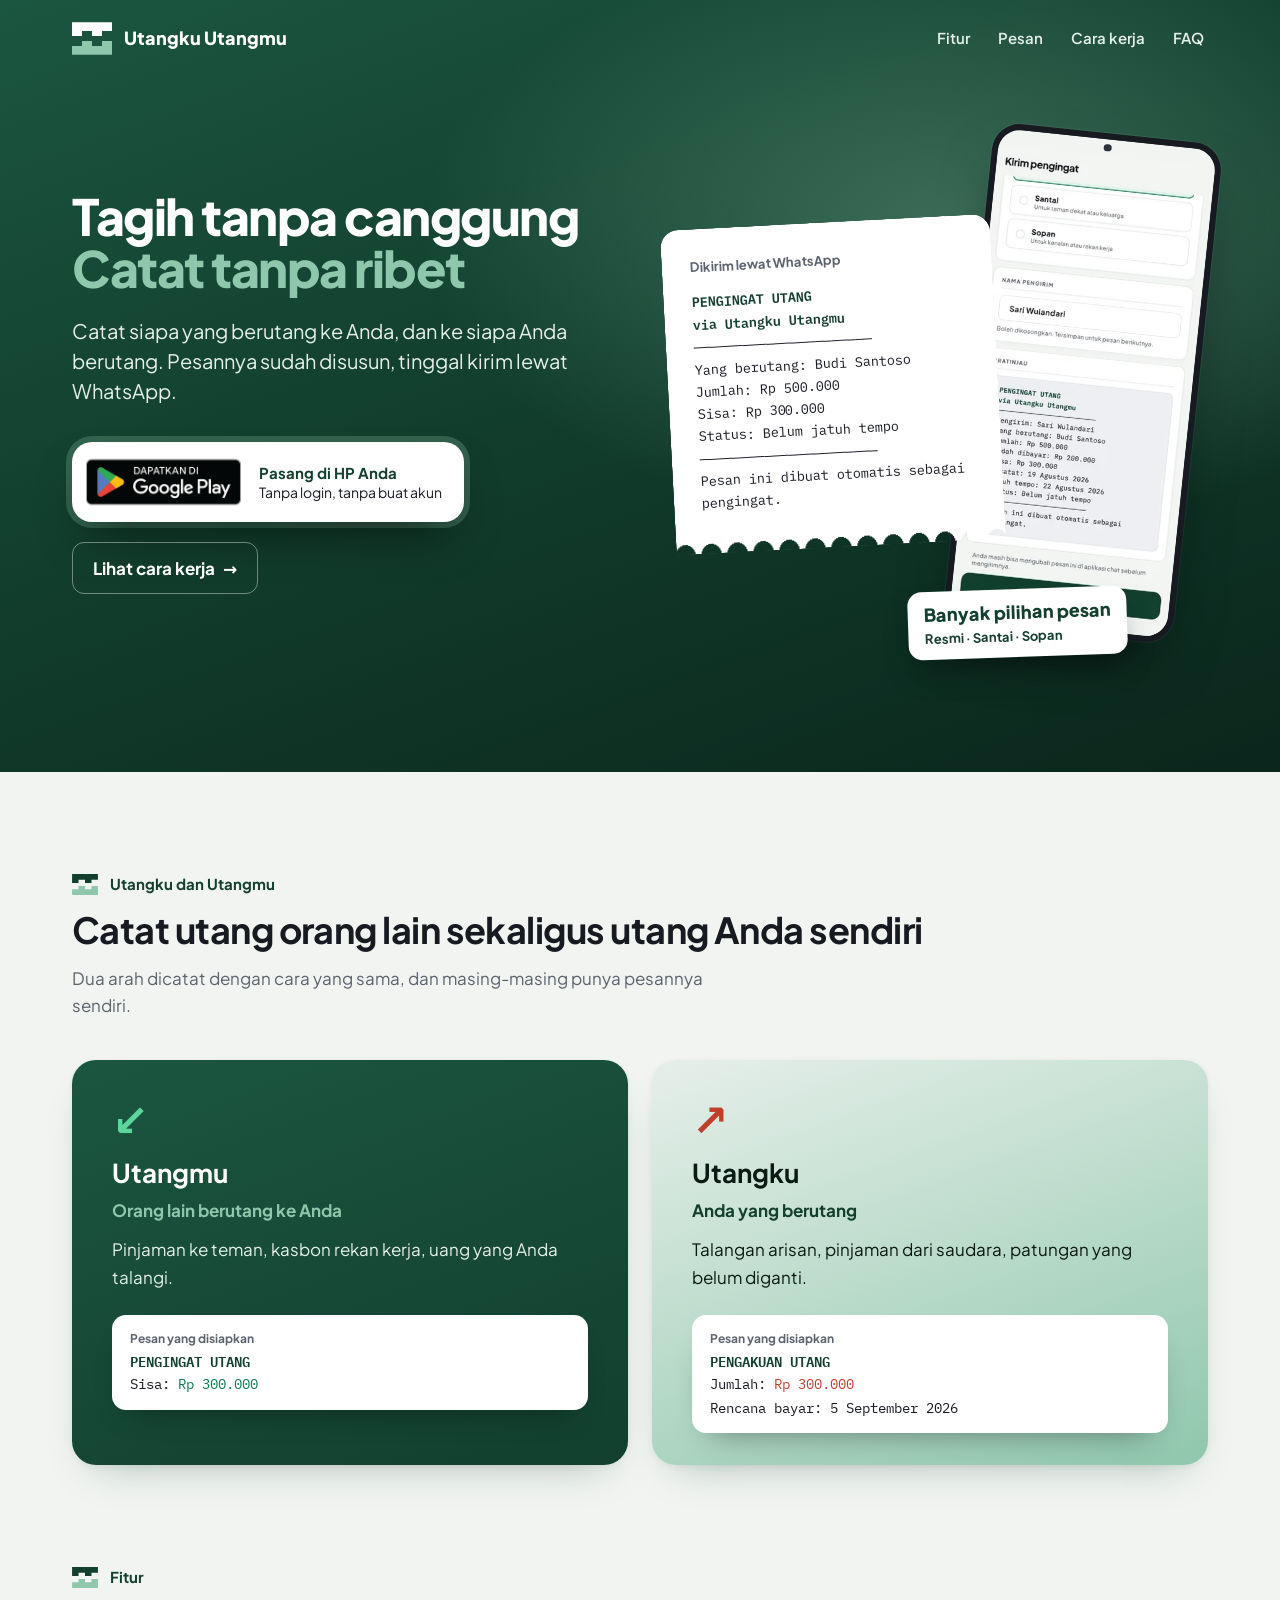
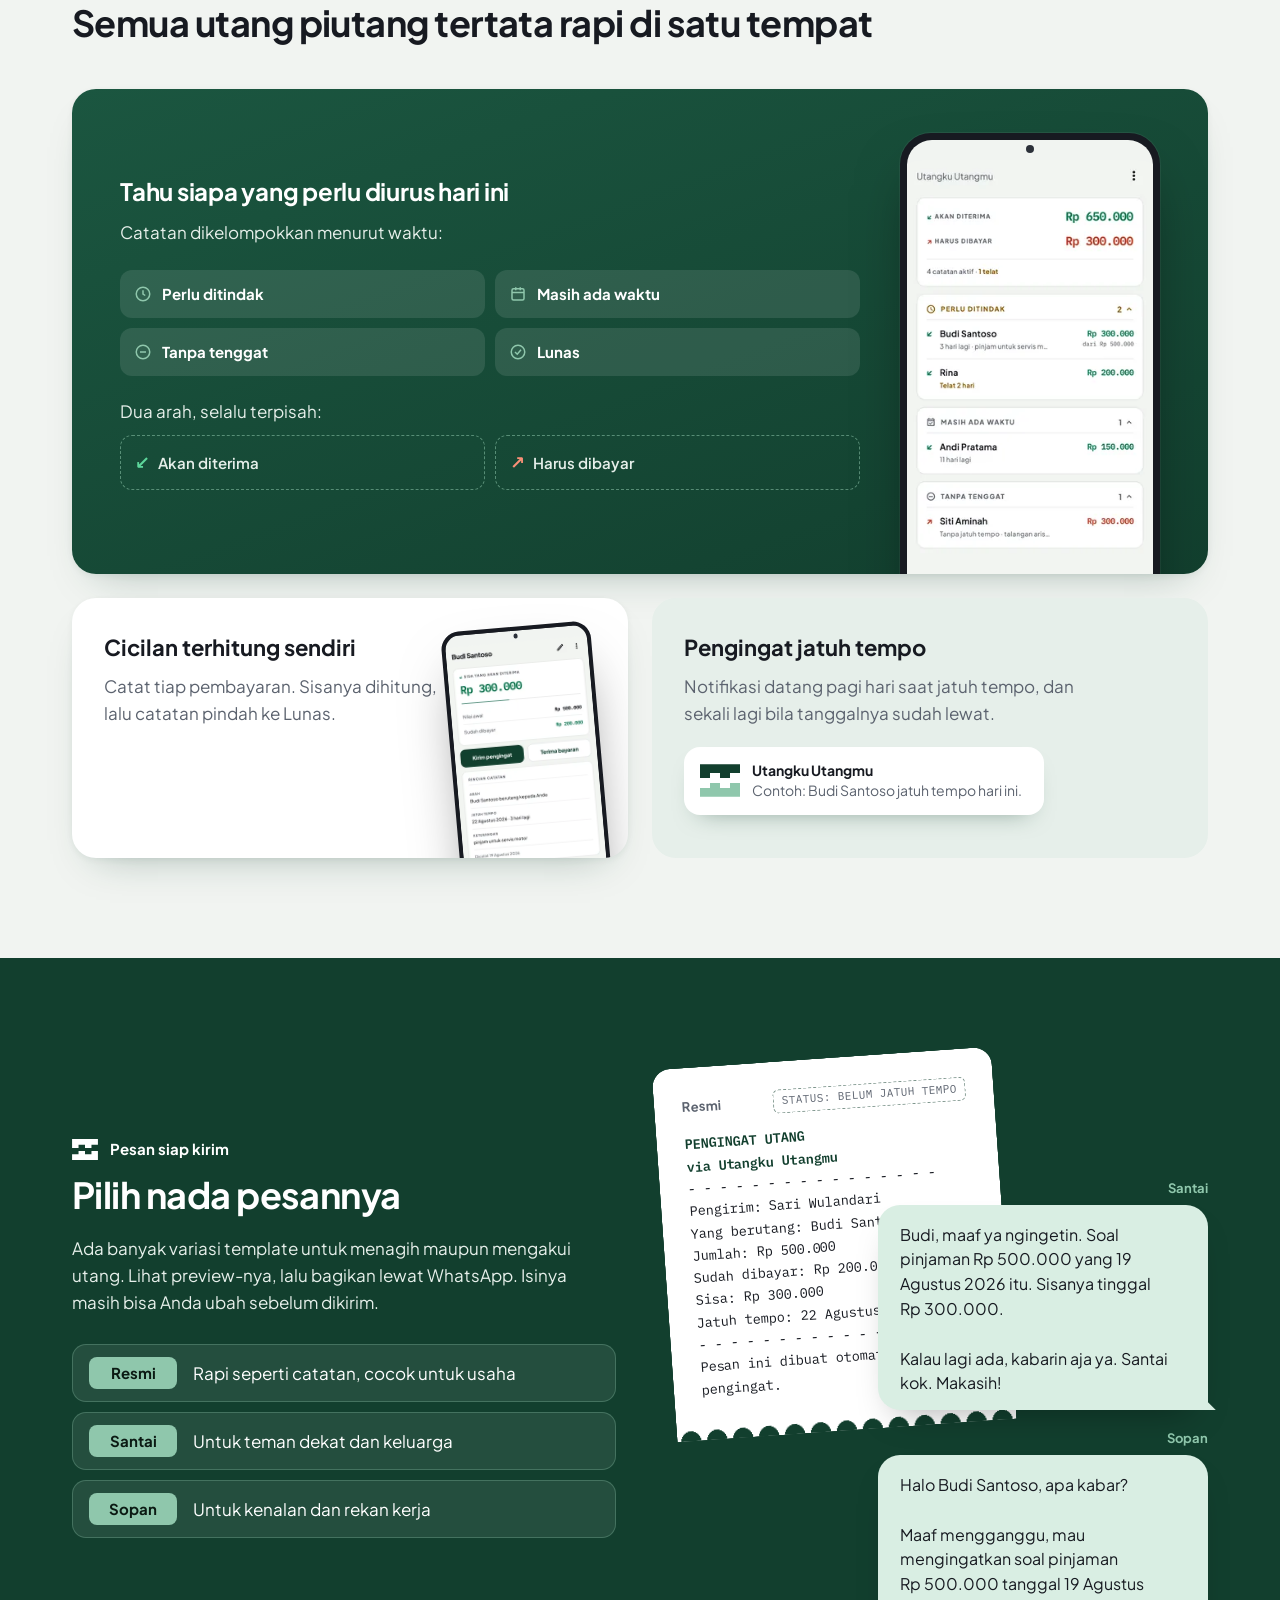
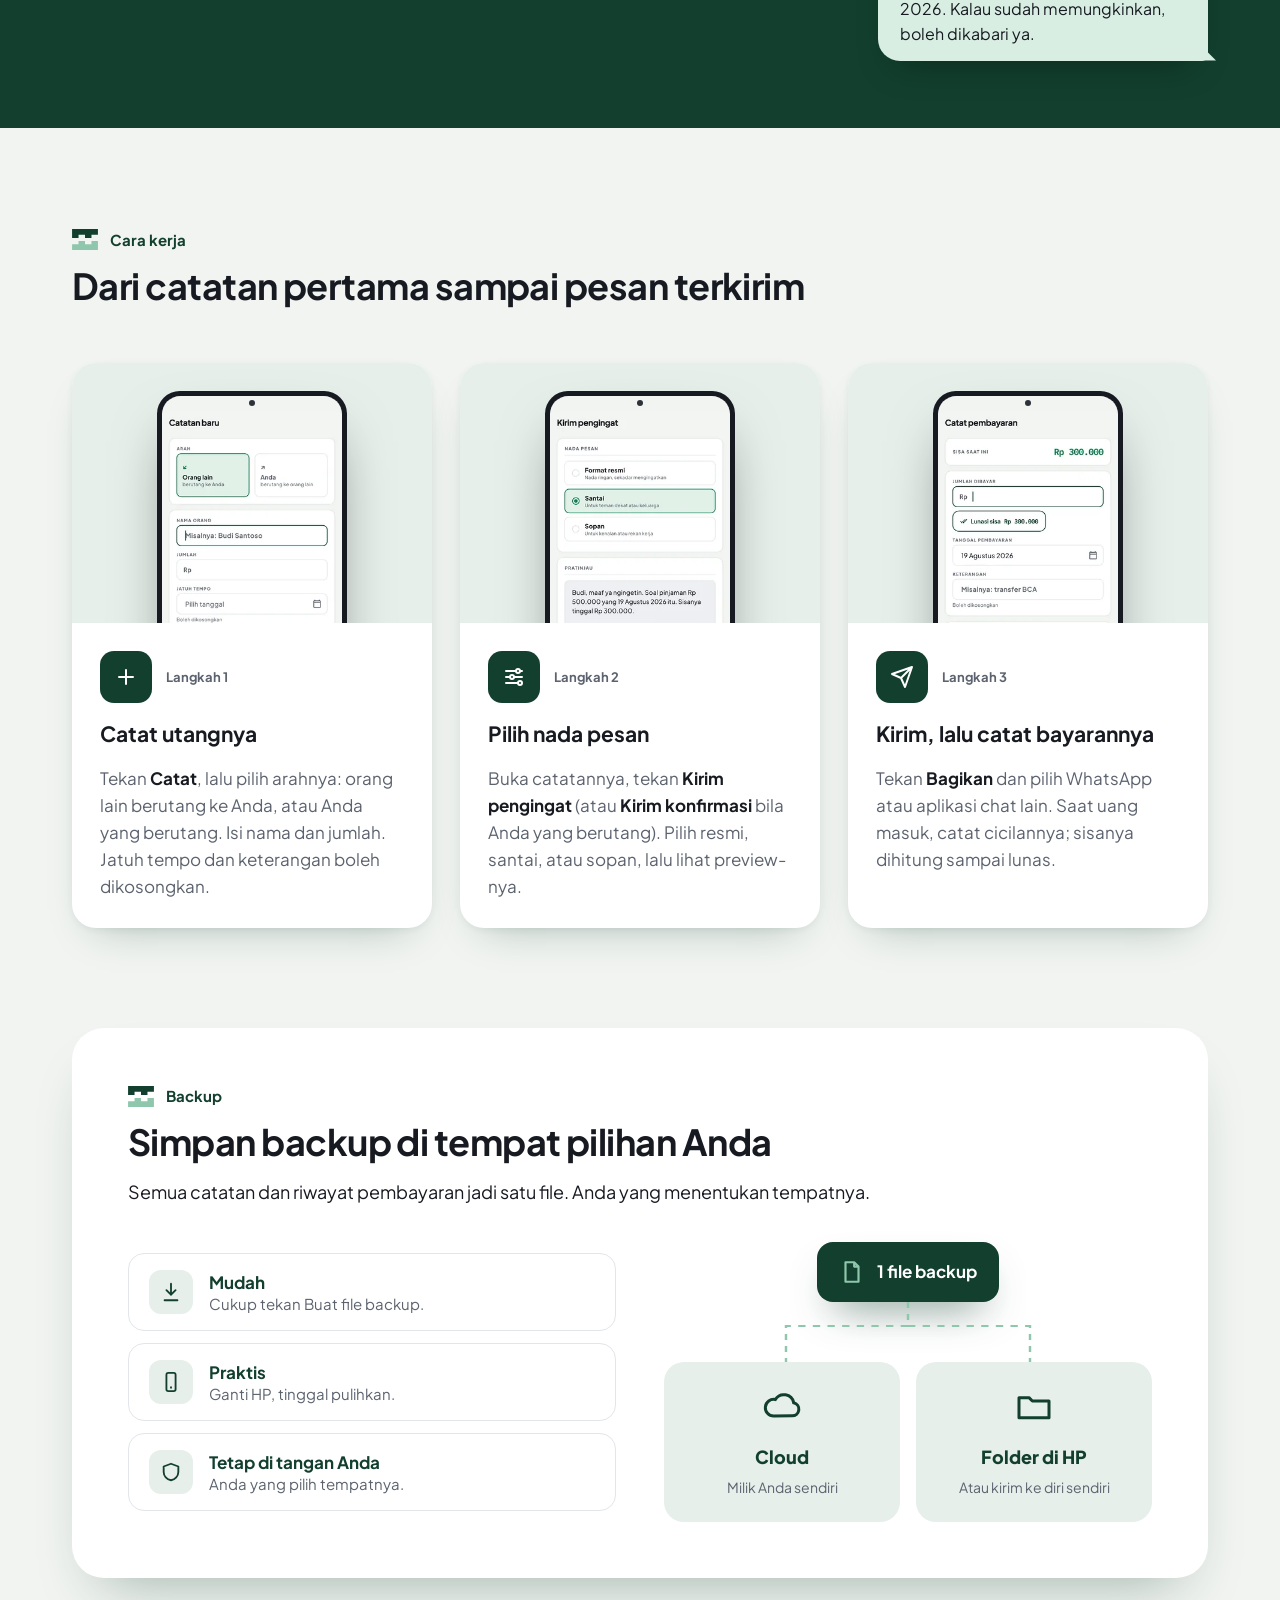
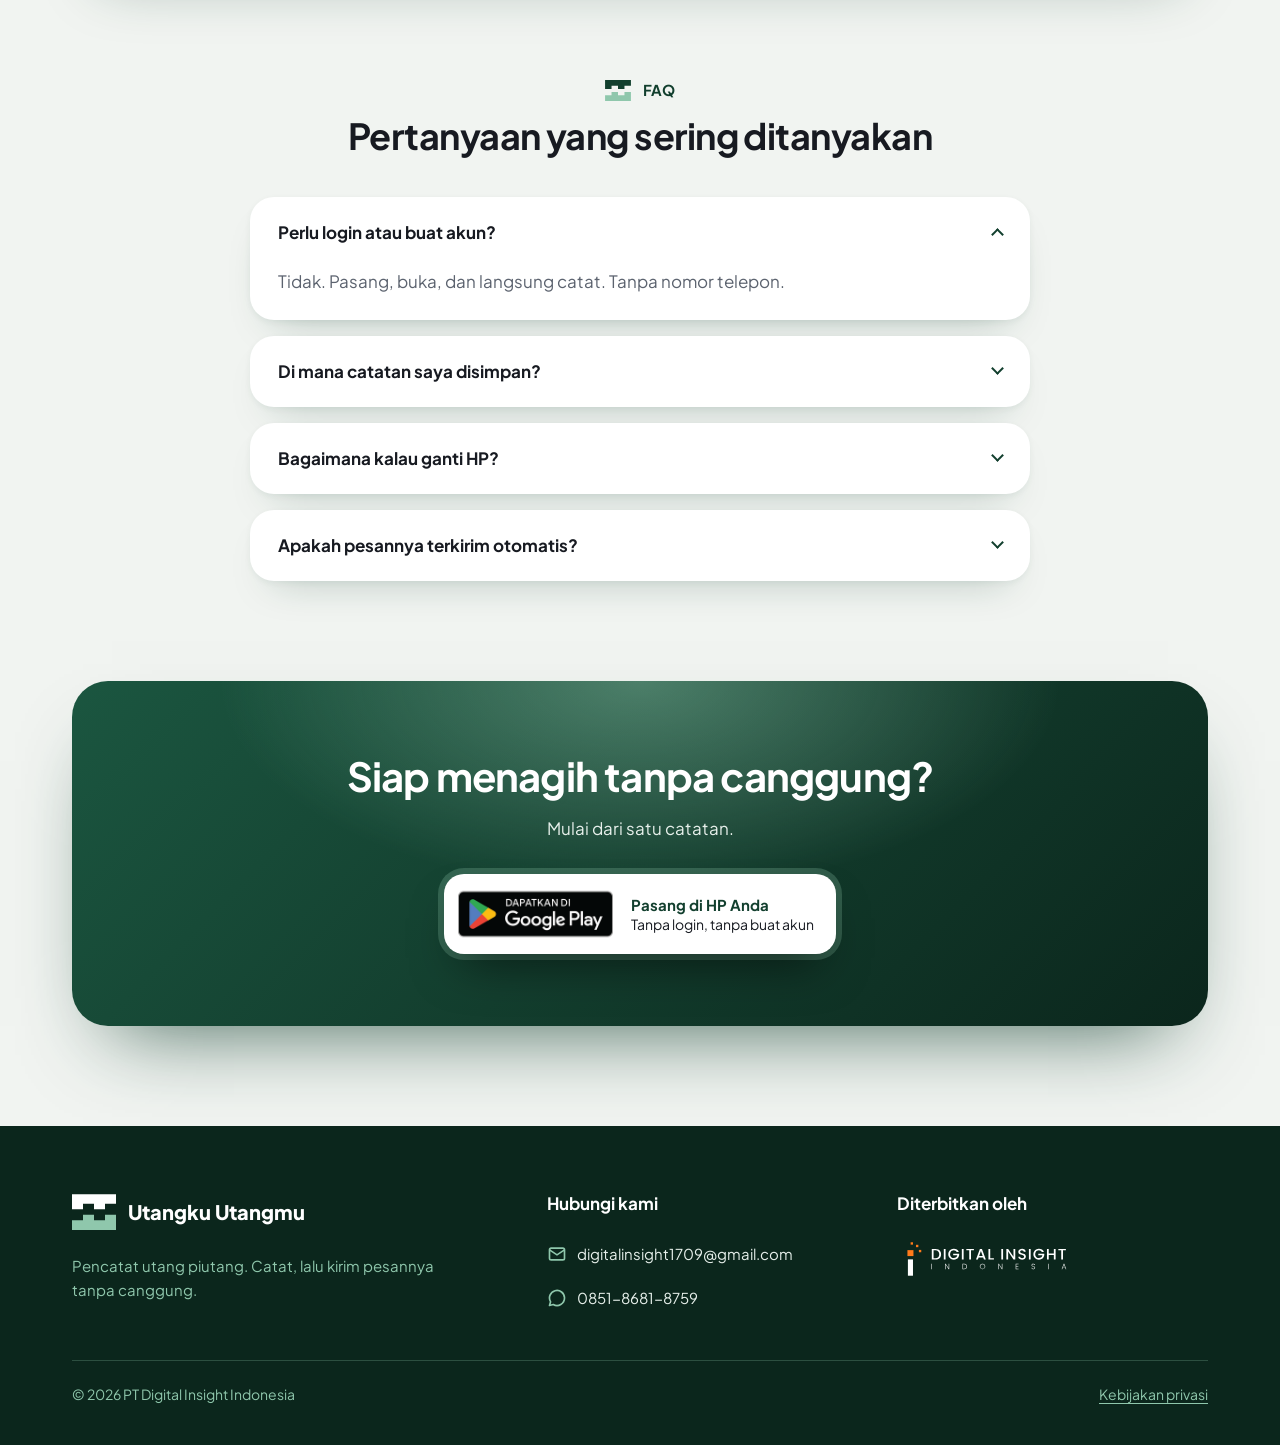
<file: index.html>
<!doctype html>
<html lang="id">
<head>
<meta charset="utf-8">
<meta name="viewport" content="width=device-width, initial-scale=1">
<title>Utangku Utangmu: catat utang, tagih tanpa canggung</title>
<meta name="description" content="Aplikasi untuk mencatat utang piutang pribadi. Pesan penagihan dan pengakuan utang sudah disusun, tinggal kirim lewat WhatsApp. Catatan hutang tersimpan di HP Anda sendiri.">
<link rel="canonical" href="https://utangkuutangmu.pages.dev/">
<meta name="theme-color" content="#123F2E">

<meta property="og:type" content="website">
<meta property="og:locale" content="id_ID">
<meta property="og:site_name" content="Utangku Utangmu">
<meta property="og:title" content="Utangku Utangmu: catat utang, tagih tanpa canggung">
<meta property="og:description" content="Catat utang piutang. Pesan penagihannya sudah disusun, tinggal kirim.">
<meta property="og:url" content="https://utangkuutangmu.pages.dev/">
<meta property="og:image" content="https://utangkuutangmu.pages.dev/gambar/og-1200x630.jpg">
<meta property="og:image:width" content="1200">
<meta property="og:image:height" content="630">
<meta property="og:image:alt" content="Logo Utangku Utangmu di atas latar hijau tua, dengan tulisan Catat utang, tagih tanpa canggung">
<meta name="twitter:card" content="summary_large_image">

<link rel="icon" href="favicon.svg" type="image/svg+xml">
<link rel="icon" href="favicon-32.png" type="image/png" sizes="32x32">
<link rel="apple-touch-icon" href="apple-touch-icon.png">
<link rel="manifest" href="site.webmanifest">

<link rel="preload" href="huruf/plus-jakarta-sans-latin-400-normal.woff2" as="font" type="font/woff2" crossorigin>
<link rel="preload" href="huruf/plus-jakarta-sans-latin-700-normal.woff2" as="font" type="font/woff2" crossorigin>
<link rel="preload" href="huruf/plus-jakarta-sans-latin-800-normal.woff2" as="font" type="font/woff2" crossorigin>
<link rel="preload" href="huruf/ibm-plex-mono-latin-400-normal.woff2" as="font" type="font/woff2" crossorigin>
<link rel="stylesheet" href="gaya.css">
<style>
/* Landing page revisi 3, diturunkan dari papan 1B (DESIGN.md). */
:root {
  --bayang-kartu: 0 20px 40px -24px rgba(18,63,46,.35), 0 2px 6px rgba(18,63,46,.06);
  --gradien-gelap: linear-gradient(160deg, var(--hutan-tengah), var(--hutan));
  --tepi: 32px;
  --jeda: 100px;
}
.wrap { max-width: 1200px; margin: 0 auto; padding: 0 var(--tepi); }
.mono { font-family: var(--huruf-mono); }
h1, h2, h3 { margin: 0; text-wrap: balance; }

/* Label bagian: mark + teks. Latar terang memakai mark dua warna,
   latar gelap memakai versi putih (panduan v1.3 hlm. 04). */
.label { display: flex; align-items: center; gap: 12px; margin: 0; font-size: 15px; font-weight: 700; color: var(--hutan); }
.label svg { width: 26px; height: 21px; flex: none; }
.judul { margin: 12px 0 0; font-size: clamp(26px, 3vw, 36px); line-height: 1.2; letter-spacing: -0.015em; font-weight: 700; }
.pengantar { margin: 14px 0 0; color: var(--redup); max-width: 56ch; }

.kartu { background: var(--permukaan); border-radius: 24px; padding: 32px; box-shadow: var(--bayang-kartu); position: relative; overflow: hidden; }

/* Bingkai HP Android generik. Ukuran dalam cqw supaya ikut lebar figur. */
.hp { container-type: inline-size; margin: 0; }
.hp-l { position: relative; background: var(--tinta); padding: 2.6cqw; border-radius: 12cqw; box-shadow: 0 30px 60px -20px rgba(0,0,0,.55), 0 0 0 1px rgba(255,255,255,.06); }
.hp-l::before { content: ""; position: absolute; top: 4.6cqw; left: 50%; width: 3.2cqw; height: 3.2cqw; margin-left: -1.6cqw; border-radius: 50%; background: #2C313A; }
.hp img { width: 100%; box-sizing: content-box; padding-top: 7.5cqw; background: var(--kertas); border-radius: 9.6cqw; }

/* Struk: kertas putih, tepi bawah bergerigi. */
.struk { background: var(--permukaan); color: var(--tinta); border-radius: 18px 18px 0 0; padding: 28px 28px 40px; box-shadow: 0 40px 80px -30px rgba(0,0,0,.6);
  -webkit-mask: radial-gradient(10px at 50% 100%, #0000 98%, #000) 50% / 26px 100%; mask: radial-gradient(10px at 50% 100%, #0000 98%, #000) 50% / 26px 100%; }
.struk pre { margin: 0; white-space: pre-wrap; font-size: 13.5px; line-height: 1.65; }
.struk pre b { font-weight: 600; color: var(--hutan); }
.struk-kop { margin: 0 0 12px; font-size: 13px; font-weight: 700; color: var(--redup); }

/* Gulir halus dari menu ke bagiannya; dimatikan oleh prefers-reduced-motion di gaya.css. */
html { scroll-behavior: smooth; }

/* Baki lencana: lencana resmi di atas baki putih supaya menonjol dari latar hijau gelap.
   Lencananya sendiri tidak diubah (pedoman Google Play). Ruang bebas minimal seperempat tinggi
   bagian hitam lencana (46px -> 12px): gambar sudah membawa 7px kosong di atas dan bawah,
   tapi tidak di kiri, jadi padding kiri baki minimal 14px. */
.baki { display: inline-flex; flex-wrap: wrap; align-items: center; gap: 12px 18px; background: var(--permukaan); border-radius: 20px; padding: 10px 22px 10px 14px; text-decoration: none;
  box-shadow: 0 24px 48px -18px rgba(0,0,0,.6), 0 0 0 6px rgba(143,199,172,.25); transition: box-shadow 150ms ease, transform 150ms ease; }
.baki:hover { transform: translateY(-2px); box-shadow: 0 30px 56px -18px rgba(0,0,0,.65), 0 0 0 6px rgba(143,199,172,.4); }
.baki:focus-visible { outline: 3px solid var(--hutan-terang); outline-offset: 8px; border-radius: 20px; }
.baki img { height: 60px; width: auto; }
.baki p { margin: 0; font-size: 14px; line-height: 1.35; color: var(--tinta); text-align: left; }
.baki b { display: block; font-size: 15px; color: var(--hutan); }

/* Bagian gelap: cincin fokus dan tautan Hutan Terang. */
.gelap { color: #FFFFFF; --cincin: var(--hutan-terang); --tautan: var(--hutan-terang); }

/* ---------- Hero ---------- */
.hero { background: radial-gradient(900px 500px at 75% 30%, rgba(143,199,172,.35), transparent 60%), linear-gradient(160deg, var(--hutan-tengah) 0%, var(--hutan) 45%, var(--hutan-gelap) 100%); overflow: hidden; }
.kepala { display: flex; align-items: center; justify-content: space-between; gap: 24px; padding-top: 16px; padding-bottom: 16px; }
.merek { display: inline-flex; align-items: center; gap: 12px; min-height: 44px; font-weight: 800; font-size: 18px; color: #FFFFFF; text-decoration: none; }
.merek svg { flex: none; }
.menu { display: flex; gap: 8px 20px; font-size: 15px; font-weight: 600; }
.menu a { display: inline-flex; align-items: center; min-height: 44px; padding: 0 4px; color: var(--hutan-halus); text-decoration: none; }
.menu a:hover { text-decoration: underline; text-decoration-thickness: 2px; text-underline-offset: 6px; }
.hero-g { display: grid; grid-template-columns: minmax(0,1fr) minmax(0,1fr); gap: 56px; align-items: center; padding-top: 56px; padding-bottom: 120px; }
.hero h1 { font-size: clamp(34px, 3.9vw, 50px); line-height: 1.05; letter-spacing: -0.03em; font-weight: 800; }
.hero h1 span { color: var(--hutan-terang); }
.hero-sub { margin: 22px 0 0; font-size: 20px; line-height: 1.5; color: var(--hutan-halus); max-width: 34ch; }
.hero-aksi { margin-top: 36px; display: flex; flex-wrap: wrap; align-items: center; gap: 20px; }
.tombol-garis { display: inline-flex; align-items: center; gap: 8px; min-height: 52px; padding: 0 20px; border-radius: 12px; border: 1.5px solid rgba(255,255,255,.4); color: #FFFFFF; text-decoration: none; font-weight: 700; transition: border-color 150ms ease, background-color 150ms ease, transform 150ms ease; }
.tombol-garis:hover { border-color: #FFFFFF; background: rgba(255,255,255,.06); }
.tombol-garis span { display: inline-block; transition: transform 150ms ease; }
.tombol-garis:hover span { transform: translateX(3px); }
/* Efek tekan: di HP tidak ada hover, jadi sentuhan perlu tanda sendiri (DESIGN.md bagian 9). */
.baki:active, .tombol-garis:active { transform: scale(.97); }
.hero-visual { position: relative; min-height: 520px; }
.hero-visual .hp { position: absolute; width: 230px; right: 10px; top: 0; transform: rotate(6deg); }
.hero-visual .struk { position: absolute; left: 0; top: 90px; width: 330px; transform: rotate(-3deg); }
.stiker { position: absolute; left: 240px; top: 440px; transform: rotate(-2deg); background: var(--permukaan); color: var(--hutan); border-radius: 14px; padding: 12px 16px; box-shadow: 0 16px 32px -12px rgba(0,0,0,.5); line-height: 1.25; }
.stiker b { display: block; font-size: 18px; font-weight: 800; }
.stiker span { font-size: 13px; font-weight: 700; }

/* ---------- Dua arah ---------- */
.bagian { padding-top: var(--jeda); padding-bottom: var(--jeda); }
.dua { display: grid; grid-template-columns: repeat(2, minmax(0,1fr)); gap: 24px; margin-top: 40px; }
.arah-kartu { padding: 36px 40px 32px; }
.arah-kartu h3 { font-size: 26px; font-weight: 700; }
.arah-ikon { margin: 0 0 12px; font-size: 44px; line-height: 1; font-weight: 800; }
.arah-sub { margin: 4px 0 0; font-weight: 700; }
.arah-isi { margin: 12px 0 0; }
.kartu-utangmu { background: var(--gradien-gelap); color: #FFFFFF; }
.kartu-utangmu .arah-sub { color: var(--hutan-terang); }
.kartu-utangmu .arah-isi { color: var(--hutan-halus); }
/* Kiri atas paling terang supaya panah Bata terbaca (DESIGN.md 3.3). */
.kartu-utangku { background: linear-gradient(160deg, var(--hutan-halus), var(--hutan-terang)); color: var(--di-atas-hutan-terang); }
.kartu-utangku .arah-sub { color: var(--hutan); }
.mini-pesan { margin-top: 24px; background: var(--permukaan); color: var(--tinta); border-radius: 14px; padding: 14px 18px; display: grid; gap: 2px; box-shadow: 0 16px 32px -18px rgba(0,0,0,.45); }
.mini-pesan > span { font-size: 12px; font-weight: 700; color: var(--redup); }
.mini-pesan b { font-weight: 600; color: var(--hutan); font-size: 14px; }
.mini-pesan em { font-style: normal; font-size: 13.5px; }

/* Warna arah hanya pada data: panah dan nominal (DESIGN.md 3.2). */
.terima { color: var(--lumut); }
.bayar { color: var(--bata); }
.kartu-utangmu .arah-ikon { color: var(--lumut-terang); }
.kartu-utangku .arah-ikon { color: var(--bata); }

/* ---------- Fitur ---------- */
.fitur { display: grid; grid-template-columns: repeat(2, minmax(0,1fr)); gap: 24px; margin-top: 44px; }
.fitur-besar { grid-column: 1 / -1; display: grid; grid-template-columns: minmax(0,1fr) 260px; gap: 40px; align-items: center; padding: 44px 48px; background: var(--gradien-gelap); color: #FFFFFF; }
.fitur-besar h3 { font-size: 24px; font-weight: 700; letter-spacing: -0.01em; }
.fitur-besar p { margin: 8px 0 0; color: var(--hutan-halus); }
.fitur-besar .hp { width: 260px; justify-self: center; margin-bottom: -170px; }
.grup, .arah { display: grid; grid-template-columns: repeat(2, minmax(0,1fr)); gap: 10px; margin: 24px 0 0; padding: 0; list-style: none; }
.arah { margin-top: 10px; }
.grup li { display: flex; align-items: center; gap: 10px; background: rgba(255,255,255,.1); border-radius: 12px; padding: 12px 14px; font-weight: 700; font-size: 15px; white-space: nowrap; }
.grup svg { flex: none; }
.arah li { display: flex; align-items: center; gap: 8px; border: 1px dashed rgba(143,199,172,.55); border-radius: 12px; padding: 12px 14px; font-size: 15px; font-weight: 600; white-space: nowrap; color: var(--hutan-halus); }
.arah li b { font-size: 18px; }
.arah .terima { color: var(--lumut-terang); }
.arah .bayar { color: var(--bata-terang); }
.fitur-besar .catat-arah { margin-top: 22px; }
.kartu-cicilan { padding-right: 190px; min-height: 260px; }
.kartu-cicilan .hp { position: absolute; width: 150px; right: 24px; top: 28px; transform: rotate(-5deg); }
.kartu h3.kecil { font-size: 22px; font-weight: 700; }
.kartu .teks { margin: 8px 0 0; color: var(--redup); }
.kartu-pengingat { min-height: 260px; background: var(--hutan-halus); box-shadow: none; }
.notif { margin-top: 20px; background: var(--permukaan); border-radius: 16px; padding: 14px 16px; display: flex; gap: 12px; align-items: center; box-shadow: 0 12px 24px -16px rgba(18,63,46,.5); max-width: 360px; }
.notif svg { flex: none; }
.notif p { margin: 0; font-size: 14px; line-height: 1.4; }
.notif span { color: var(--redup); }

/* ---------- Pesan ---------- */
.pesan { background: var(--hutan); overflow: hidden; }
.pesan-g { display: grid; grid-template-columns: minmax(0,1fr) minmax(0,1fr); gap: 48px; align-items: center; padding-top: var(--jeda); padding-bottom: 110px; }
.pesan .label { color: #FFFFFF; }
.pesan-pengantar { margin: 18px 0 0; color: var(--hutan-halus); max-width: 42ch; }
.nada { display: grid; gap: 10px; margin: 28px 0 0; padding: 0; list-style: none; }
.nada li { display: grid; grid-template-columns: 88px minmax(0,1fr); align-items: center; gap: 16px; background: rgba(255,255,255,.08); border: 1px solid rgba(143,199,172,.3); border-radius: 14px; padding: 12px 16px; }
.nada b { display: flex; justify-content: center; background: var(--hutan-terang); color: var(--di-atas-hutan-terang); border-radius: 8px; padding: 4px 0; font-size: 15px; }
.nada span { white-space: nowrap; }
.pesan-visual { position: relative; min-height: 560px; }
.pesan-visual .struk { position: absolute; left: 0; top: 0; width: 340px; transform: rotate(-4deg); }
.struk-atas { display: flex; justify-content: space-between; align-items: center; gap: 12px; margin-bottom: 12px; }
.struk-atas > span:first-child { font-size: 13px; font-weight: 700; color: var(--redup); }
.cap { font-size: 11px; color: var(--redup); border: 1px dashed var(--hutan-sekunder); border-radius: 6px; padding: 2px 8px; }
.gelembung { position: absolute; right: 0; top: 120px; width: 330px; display: grid; gap: 18px; }
.gelembung .nama { margin: 0 0 6px; font-size: 13px; font-weight: 700; color: var(--hutan-terang); text-align: right; }
.gel { position: relative; margin: 0; background: var(--hijau-gelembung); color: var(--tinta); border-radius: 22px 22px 6px 22px; padding: 18px 22px 14px; box-shadow: 0 18px 36px -18px rgba(0,0,0,.35); font-size: 16px; line-height: 1.55; white-space: pre-line; }
.gel::after { content: ""; position: absolute; right: -8px; bottom: 0; width: 16px; height: 16px; background: var(--hijau-gelembung); clip-path: polygon(0 0, 0 100%, 100% 100%); }

/* ---------- Cara kerja ---------- */
.langkah { display: grid; grid-template-columns: repeat(3, minmax(0,1fr)); gap: 28px; margin: 56px 0 0; padding: 0; list-style: none; }
.langkah > li { padding: 0; }
.langkah-layar { height: 260px; background: var(--hutan-halus); display: flex; justify-content: center; padding-top: 28px; overflow: hidden; }
.langkah-layar .hp { width: 190px; }
.langkah-isi { padding: 28px; }
.langkah-kepala { display: flex; gap: 14px; align-items: center; }
.ikon { width: 52px; height: 52px; border-radius: 14px; background: var(--hutan); display: grid; place-items: center; flex: none; }
.langkah-no { margin: 0; font-size: 13px; font-weight: 700; color: var(--redup); }
/* Judul langkah di bawah ikon, bukan di sampingnya, supaya muat satu baris di kartu sepertiga lebar. */
.langkah h3 { margin-top: 14px; font-size: 21px; font-weight: 700; }
.langkah-isi > p { margin: 14px 0 0; color: var(--redup); }
.langkah-isi > p b { color: var(--tinta); }

/* ---------- Backup ---------- */
.luar { padding: 0 var(--tepi) var(--jeda); }
.kotak-backup { max-width: 1136px; margin: 0 auto; background: var(--permukaan); border-radius: 32px; padding: 56px; box-shadow: 0 30px 60px -30px rgba(18,63,46,.4); }
.kotak-backup .pengantar { font-size: 18px; color: var(--tinta); max-width: 64ch; }
.backup-g { display: grid; grid-template-columns: minmax(0,1fr) minmax(0,1fr); gap: 48px; align-items: center; margin-top: 36px; }
.manfaat { display: grid; gap: 12px; margin: 0; padding: 0; list-style: none; }
.manfaat li { display: grid; grid-template-columns: 44px minmax(0,1fr); gap: 16px; align-items: center; border: 1px solid var(--garis); border-radius: 16px; padding: 16px 20px; }
.manfaat .ik { width: 44px; height: 44px; border-radius: 12px; background: var(--hutan-halus); display: grid; place-items: center; }
.manfaat p { margin: 0; }
.manfaat b { display: block; color: var(--hutan); font-size: 17px; line-height: 1.3; }
.manfaat em { display: block; font-style: normal; color: var(--redup); font-size: 15px; line-height: 1.4; white-space: nowrap; }
.file { display: flex; justify-content: center; }
.file > div { display: flex; align-items: center; gap: 12px; background: var(--hutan); color: #FFFFFF; border-radius: 16px; padding: 16px 22px; box-shadow: 0 20px 40px -18px rgba(18,63,46,.7); font-weight: 700; }
.cabang { display: block; width: 100%; height: 60px; }
.tujuan { display: grid; grid-template-columns: 1fr 1fr; gap: 16px; }
.tujuan > div { background: var(--hutan-halus); border-radius: 20px; padding: 24px; text-align: center; }
.tujuan svg { margin: 0 auto; }
.tujuan b { display: block; margin-top: 10px; font-weight: 800; font-size: 18px; color: var(--hutan); }
.tujuan span { display: block; margin-top: 4px; font-size: 14px; color: var(--redup); }

/* ---------- FAQ ---------- */
.faq { padding-bottom: var(--jeda); }
.faq .label { justify-content: center; }
.faq .judul { text-align: center; }
.faq-daftar { max-width: 780px; margin: 40px auto 0; display: grid; gap: 16px; }
.faq details { padding: 0; }
.faq summary { display: flex; align-items: center; justify-content: space-between; gap: 16px; padding: 22px 28px; min-height: 44px; font-weight: 700; list-style: none; }
.faq summary::-webkit-details-marker { display: none; }
/* Panah buka-tutup: berputar saat dibuka (DESIGN.md bagian 9). */
.faq summary::after { content: ""; flex: none; width: 9px; height: 9px; border-right: 2.5px solid var(--hutan); border-bottom: 2.5px solid var(--hutan); transform: translateY(-3px) rotate(45deg); transition: transform 250ms ease; }
.faq details[open] > summary::after { transform: translateY(2px) rotate(-135deg); }
.faq details[open] p { animation: faq-muncul 250ms ease; }
@keyframes faq-muncul { from { opacity: 0; transform: translateY(-6px); } }
/* Tinggi jawaban ikut bergeser saat buka dan tutup. Hanya di browser yang mendukung (Chrome, termasuk Chrome Android);
   browser lain tetap membuka langsung, jawaban tetap muncul pelan. */
@supports (interpolate-size: allow-keywords) {
  .faq details { interpolate-size: allow-keywords; }
  .faq details::details-content { height: 0; overflow: clip; transition: height 250ms ease, content-visibility 250ms allow-discrete; }
  .faq details[open]::details-content { height: auto; }
}
.faq summary:focus-visible { outline-offset: -3px; border-radius: 24px; }
.faq details p { margin: 0; padding: 0 28px 24px; color: var(--redup); }

/* ---------- Ajakan ---------- */
.kotak-ajakan { max-width: 1136px; margin: 0 auto; border-radius: 36px; padding: 72px 48px; text-align: center; background: radial-gradient(600px 300px at 50% 0%, rgba(143,199,172,.45), transparent 70%), linear-gradient(135deg, var(--hutan-tengah), var(--hutan-gelap)); box-shadow: 0 40px 80px -40px rgba(18,63,46,.8); }
.kotak-ajakan h2 { font-size: clamp(28px, 3.4vw, 40px); line-height: 1.15; letter-spacing: -0.02em; font-weight: 700; }
.kotak-ajakan > p { margin: 16px 0 32px; color: var(--hutan-halus); }

/* ---------- Kaki ---------- */
.kaki { background: var(--hutan-gelap); color: var(--hutan-halus); }
.kaki-g { display: grid; grid-template-columns: minmax(0,1.4fr) minmax(0,1fr) minmax(0,1fr); gap: 40px; padding-top: 64px; padding-bottom: 40px; }
.kaki .merek { font-size: 20px; }
.kaki-moto { margin: 16px 0 0; font-size: 15px; color: var(--hutan-terang); max-width: 34ch; }
.kaki-judul { margin: 0 0 14px; font-weight: 700; color: #FFFFFF; }
.kontak { display: flex; align-items: center; gap: 10px; min-height: 44px; color: var(--hutan-halus); text-decoration: none; font-size: 15px; overflow-wrap: anywhere; }
.kontak svg { flex: none; }
.kontak:hover { text-decoration: underline; }
.logo-dii { width: 180px; height: auto; }
.kaki-bawah { border-top: 1px solid rgba(143,199,172,.25); padding-top: 12px; padding-bottom: 28px; display: flex; flex-wrap: wrap; justify-content: space-between; align-items: center; gap: 4px 12px; font-size: 14px; color: var(--hutan-terang); }
.kaki-bawah a { display: inline-flex; align-items: center; min-height: 44px; color: var(--hutan-terang); }

/* ---------- Layar sedang dan kecil (DESIGN.md 7.2) ---------- */
@media (max-width: 900px) {
  :root { --tepi: 20px; --jeda: 64px; }
  .hero { background: radial-gradient(600px 420px at 50% 88%, rgba(143,199,172,.35), transparent 60%), linear-gradient(160deg, var(--hutan-tengah) 0%, var(--hutan) 45%, var(--hutan-gelap) 100%); }
  .hero-g, .dua, .fitur, .fitur-besar, .pesan-g, .langkah, .backup-g, .kaki-g { grid-template-columns: minmax(0,1fr); }
  .hero-g { gap: 40px; padding-top: 32px; padding-bottom: 72px; }
  /* Tiap baris H1 muat satu baris sampai lebar 340px. */
  .hero h1 { font-size: clamp(28px, 8.2vw, 48px); }
  .hero-visual { width: 100%; max-width: 440px; min-height: 0; height: 500px; margin: 0 auto; }
  .hero-visual .hp { width: 200px; right: 10px; }
  .hero-visual .struk { width: min(310px, 80%); top: 110px; }
  .stiker { left: auto; right: 12px; top: 432px; }
  .fitur-besar { padding: 32px 28px 0; gap: 32px; }
  .fitur-besar .hp { width: 230px; margin-bottom: -150px; }
  .pesan-g { gap: 40px; padding-bottom: var(--jeda); }
  .pesan-visual { min-height: 0; display: grid; gap: 28px; }
  .pesan-visual .struk { position: relative; width: min(340px, 100%); transform: rotate(-2deg); }
  .gelembung { position: relative; top: auto; right: auto; width: min(340px, 100% - 12px); justify-self: end; }
  .langkah { margin-top: 40px; gap: 20px; }
  .kotak-backup { padding: 36px 28px; border-radius: 28px; }
  .backup-g { gap: 32px; }
  .kotak-ajakan { padding: 56px 24px; border-radius: 28px; }
  .kaki-g { gap: 28px; padding-top: 48px; }
}
@media (max-width: 700px) {
  .menu { display: none; }
}
@media (max-width: 600px) {
  .kartu { padding: 28px 24px; }
  .arah-kartu { padding: 28px 24px 24px; }
  .fitur-besar { padding: 28px 24px 0; }
  .kartu-cicilan { padding: 28px 24px 0; min-height: 0; }
  .kartu-cicilan .hp { position: relative; right: auto; top: auto; width: 170px; margin: 24px auto -120px; transform: rotate(-3deg); }
}
@media (max-width: 480px) {
  .hero-sub { font-size: 18px; }
  .hero-visual { height: 470px; }
  .hero-visual .hp { width: 170px; }
  .hero-visual .struk { width: 88%; top: 100px; padding: 22px 20px 34px; }
  .struk pre { font-size: 12.5px; }
  .stiker { display: none; }
  .baki { padding: 10px 16px 12px 14px; }
  .nada li { grid-template-columns: minmax(0,1fr); gap: 8px; }
  .nada b { justify-self: start; padding: 4px 12px; }
  .grup, .arah { grid-template-columns: minmax(0,1fr); }
  .nada span, .grup li, .arah li, .manfaat em { white-space: normal; }
  .manfaat li { padding: 14px 16px; }
  .kotak-backup { padding: 32px 20px; }
  .tujuan { gap: 10px; }
  .tujuan > div { padding: 20px 8px; }
  .tujuan b { font-size: 16px; white-space: nowrap; }
  .langkah h3 { font-size: 19px; }
  .faq summary { padding: 20px 22px; }
  .faq details p { padding: 0 22px 22px; }
}
</style>
</head>
<body>

<header class="hero gelap">
  <div class="wrap kepala">
    <a class="merek" href="./" aria-label="Utangku Utangmu, ke awal halaman">
      <svg width="40" height="33" viewBox="18 24 64 52" aria-hidden="true"><path fill="#FFFFFF" d="M18 24 H82 V38 H66 V46 H50 V38 H34 V46 H18 Z"/><path fill="#8FC7AC" d="M18 62 H34 V54 H50 V62 H66 V54 H82 V76 H18 Z"/></svg>
      <span>Utangku Utangmu</span>
    </a>
    <nav class="menu" aria-label="Bagian halaman">
      <a href="#fitur">Fitur</a><a href="#pesan">Pesan</a><a href="#cara">Cara kerja</a><a href="#faq">FAQ</a>
    </nav>
  </div>
  <div class="wrap hero-g">
    <div>
      <h1>Tagih tanpa canggung<br><span>Catat tanpa ribet</span></h1>
      <p class="hero-sub">Catat siapa yang berutang ke Anda, dan ke siapa Anda berutang. Pesannya sudah disusun, tinggal kirim lewat WhatsApp.</p>
      <div class="hero-aksi">
        <!-- Tautan uji tertutup. Saat terbit, ganti ke https://play.google.com/store/apps/details?id=id.utangkumu.app (CATATAN-TERTUNDA A34). -->
        <a class="baki" href="https://play.google.com/apps/testing/id.utangkumu.app">
          <img src="gambar/google-play-id-330.webp" width="155" height="60" alt="Dapatkan di Google Play">
          <p><b>Pasang di HP Anda</b>Tanpa login, tanpa buat akun</p>
        </a>
        <a class="tombol-garis" href="#cara">Lihat cara kerja <span aria-hidden="true">→</span></a>
      </div>
    </div>
    <div class="hero-visual">
      <figure class="hp"><div class="hp-l"><img src="gambar/hp/2-pesan-resmi-450.webp" srcset="gambar/hp/2-pesan-resmi-300.webp 300w, gambar/hp/2-pesan-resmi-450.webp 450w" sizes="230px" width="450" height="975" fetchpriority="high" alt="Layar Kirim pengingat di aplikasi, menampilkan pesan format resmi"></div></figure>
      <div class="struk">
        <p class="struk-kop">Dikirim lewat WhatsApp</p>
<pre class="mono"><b>PENGINGAT UTANG
via Utangku Utangmu</b>
──────────────────────
Yang berutang: Budi Santoso
Jumlah: Rp&nbsp;500.000
Sisa: Rp&nbsp;300.000
Status: Belum jatuh tempo
──────────────────────
Pesan ini dibuat otomatis sebagai pengingat.</pre>
      </div>
      <p class="stiker"><b>Banyak pilihan pesan</b><span>Resmi · Santai · Sopan</span></p>
    </div>
  </div>
</header>

<main>

<section class="wrap bagian" aria-labelledby="judul-arah">
  <p class="label"><svg viewBox="18 24 64 52" aria-hidden="true"><path fill="#123F2E" d="M18 24 H82 V38 H66 V46 H50 V38 H34 V46 H18 Z"/><path fill="#8FC7AC" d="M18 62 H34 V54 H50 V62 H66 V54 H82 V76 H18 Z"/></svg>Utangku dan Utangmu</p>
  <h2 class="judul" id="judul-arah">Catat utang orang lain sekaligus utang Anda sendiri</h2>
  <p class="pengantar">Dua arah dicatat dengan cara yang sama, dan masing-masing punya pesannya sendiri.</p>
  <div class="dua">
    <article class="kartu arah-kartu kartu-utangmu">
      <p class="arah-ikon" aria-hidden="true">↙</p>
      <h3>Utangmu</h3>
      <p class="arah-sub">Orang lain berutang ke Anda</p>
      <p class="arah-isi">Pinjaman ke teman, kasbon rekan kerja, uang yang Anda talangi.</p>
      <div class="mini-pesan"><span>Pesan yang disiapkan</span><b class="mono">PENGINGAT UTANG</b><em class="mono">Sisa: <span class="terima">Rp&nbsp;300.000</span></em></div>
    </article>
    <article class="kartu arah-kartu kartu-utangku">
      <p class="arah-ikon" aria-hidden="true">↗</p>
      <h3>Utangku</h3>
      <p class="arah-sub">Anda yang berutang</p>
      <p class="arah-isi">Talangan arisan, pinjaman dari saudara, patungan yang belum diganti.</p>
      <div class="mini-pesan"><span>Pesan yang disiapkan</span><b class="mono">PENGAKUAN UTANG</b><em class="mono">Jumlah: <span class="bayar">Rp&nbsp;300.000</span></em><em class="mono">Rencana bayar: 5 September 2026</em></div>
    </article>
  </div>
</section>

<section id="fitur" class="wrap bagian" style="padding-top:0" aria-labelledby="judul-fitur">
  <p class="label"><svg viewBox="18 24 64 52" aria-hidden="true"><path fill="#123F2E" d="M18 24 H82 V38 H66 V46 H50 V38 H34 V46 H18 Z"/><path fill="#8FC7AC" d="M18 62 H34 V54 H50 V62 H66 V54 H82 V76 H18 Z"/></svg>Fitur</p>
  <h2 class="judul" id="judul-fitur">Semua utang piutang tertata rapi di satu tempat</h2>
  <div class="fitur">
    <article class="kartu fitur-besar">
      <div>
        <h3>Tahu siapa yang perlu diurus hari ini</h3>
        <p>Catatan dikelompokkan menurut waktu:</p>
        <ul class="grup">
          <li><svg width="18" height="18" viewBox="0 0 24 24" fill="none" stroke="#8FC7AC" stroke-width="2" aria-hidden="true"><circle cx="12" cy="12" r="9"/><path d="M12 7v5l3 2"/></svg>Perlu ditindak</li>
          <li><svg width="18" height="18" viewBox="0 0 24 24" fill="none" stroke="#8FC7AC" stroke-width="2" aria-hidden="true"><rect x="4" y="5" width="16" height="15" rx="2"/><path d="M4 10h16M9 3v4M15 3v4"/></svg>Masih ada waktu</li>
          <li><svg width="18" height="18" viewBox="0 0 24 24" fill="none" stroke="#8FC7AC" stroke-width="2" aria-hidden="true"><circle cx="12" cy="12" r="9"/><path d="M8 12h8"/></svg>Tanpa tenggat</li>
          <li><svg width="18" height="18" viewBox="0 0 24 24" fill="none" stroke="#8FC7AC" stroke-width="2" aria-hidden="true"><circle cx="12" cy="12" r="9"/><path d="m8 12 3 3 5-6"/></svg>Lunas</li>
        </ul>
        <p class="catat-arah">Dua arah, selalu terpisah:</p>
        <ul class="arah">
          <li><b class="terima" aria-hidden="true">↙</b>Akan diterima</li>
          <li><b class="bayar" aria-hidden="true">↗</b>Harus dibayar</li>
        </ul>
      </div>
      <figure class="hp"><div class="hp-l"><img src="gambar/hp/6-telat-450.webp" srcset="gambar/hp/6-telat-300.webp 300w, gambar/hp/6-telat-450.webp 450w" sizes="260px" width="450" height="975" loading="lazy" alt="Layar daftar dengan kelompok Perlu ditindak dan satu catatan telat 2 hari"></div></figure>
    </article>
    <article class="kartu kartu-cicilan">
      <h3 class="kecil">Cicilan terhitung sendiri</h3>
      <p class="teks">Catat tiap pembayaran. Sisanya dihitung, lalu catatan pindah ke Lunas.</p>
      <figure class="hp"><div class="hp-l"><img src="gambar/hp/4-detail-300.webp" srcset="gambar/hp/4-detail-300.webp 300w, gambar/hp/4-detail-450.webp 450w" sizes="170px" width="300" height="650" loading="lazy" alt="Layar detail catatan dengan sisa dan riwayat pembayaran"></div></figure>
    </article>
    <article class="kartu kartu-pengingat">
      <h3 class="kecil">Pengingat jatuh tempo</h3>
      <p class="teks" style="max-width:34ch">Notifikasi datang pagi hari saat jatuh tempo, dan sekali lagi bila tanggalnya sudah lewat.</p>
      <div class="notif">
        <svg width="40" height="33" viewBox="18 24 64 52" aria-hidden="true"><path fill="#123F2E" d="M18 24 H82 V38 H66 V46 H50 V38 H34 V46 H18 Z"/><path fill="#8FC7AC" d="M18 62 H34 V54 H50 V62 H66 V54 H82 V76 H18 Z"/></svg>
        <p><b>Utangku Utangmu</b><br><span>Contoh: Budi Santoso jatuh tempo hari ini.</span></p>
      </div>
    </article>
  </div>
</section>

<section id="pesan" class="pesan gelap" aria-labelledby="judul-pesan">
  <div class="wrap pesan-g">
    <div>
      <p class="label"><svg viewBox="18 24 64 52" aria-hidden="true"><path fill="#FFFFFF" d="M18 24 H82 V38 H66 V46 H50 V38 H34 V46 H18 Z"/><path fill="#FFFFFF" d="M18 62 H34 V54 H50 V62 H66 V54 H82 V76 H18 Z"/></svg>Pesan siap kirim</p>
      <h2 class="judul" id="judul-pesan">Pilih nada pesannya</h2>
      <p class="pesan-pengantar">Ada banyak variasi template untuk menagih maupun mengakui utang. Lihat preview-nya, lalu bagikan lewat WhatsApp. Isinya masih bisa Anda ubah sebelum dikirim.</p>
      <ul class="nada">
        <li><b>Resmi</b><span>Rapi seperti catatan, cocok untuk usaha</span></li>
        <li><b>Santai</b><span>Untuk teman dekat dan keluarga</span></li>
        <li><b>Sopan</b><span>Untuk kenalan dan rekan kerja</span></li>
      </ul>
    </div>
    <div class="pesan-visual">
      <div class="struk">
        <div class="struk-atas"><span>Resmi</span><span class="mono cap">STATUS: BELUM JATUH TEMPO</span></div>
<pre class="mono"><b>PENGINGAT UTANG
via Utangku Utangmu</b>
- - - - - - - - - - - - - - - -
Pengirim: Sari Wulandari
Yang berutang: Budi Santoso
Jumlah: Rp&nbsp;500.000
Sudah dibayar: Rp&nbsp;200.000
Sisa: Rp&nbsp;300.000
Jatuh tempo: 22 Agustus 2026
- - - - - - - - - - - - - - - -
Pesan ini dibuat otomatis sebagai pengingat.</pre>
      </div>
      <div class="gelembung">
        <div><p class="nama">Santai</p>
        <p class="gel">Budi, maaf ya ngingetin. Soal pinjaman Rp&nbsp;500.000 yang 19 Agustus 2026 itu. Sisanya tinggal Rp&nbsp;300.000.

Kalau lagi ada, kabarin aja ya. Santai kok. Makasih!</p></div>
        <div><p class="nama">Sopan</p>
        <p class="gel">Halo Budi Santoso, apa kabar?

Maaf mengganggu, mau mengingatkan soal pinjaman Rp&nbsp;500.000 tanggal 19 Agustus 2026. Kalau sudah memungkinkan, boleh dikabari ya.</p></div>
      </div>
    </div>
  </div>
</section>

<section id="cara" class="wrap bagian" aria-labelledby="judul-cara">
  <p class="label"><svg viewBox="18 24 64 52" aria-hidden="true"><path fill="#123F2E" d="M18 24 H82 V38 H66 V46 H50 V38 H34 V46 H18 Z"/><path fill="#8FC7AC" d="M18 62 H34 V54 H50 V62 H66 V54 H82 V76 H18 Z"/></svg>Cara kerja</p>
  <h2 class="judul" id="judul-cara">Dari catatan pertama sampai pesan terkirim</h2>
  <ol class="langkah">
    <li class="kartu">
      <div class="langkah-layar"><figure class="hp"><div class="hp-l"><img src="gambar/hp/0b-form-catat-450.webp" srcset="gambar/hp/0b-form-catat-300.webp 300w, gambar/hp/0b-form-catat-450.webp 450w" sizes="190px" width="450" height="975" loading="lazy" alt="Layar form catat baru: pilihan arah, nama, jumlah, dan jatuh tempo"></div></figure></div>
      <div class="langkah-isi">
        <div class="langkah-kepala"><span class="ikon"><svg width="24" height="24" viewBox="0 0 24 24" fill="none" stroke="#FFFFFF" stroke-width="2" stroke-linecap="round" aria-hidden="true"><path d="M12 5v14M5 12h14"/></svg></span><p class="langkah-no">Langkah 1</p></div><h3>Catat utangnya</h3>
        <p>Tekan <b>Catat</b>, lalu pilih arahnya: orang lain berutang ke Anda, atau Anda yang berutang. Isi nama dan jumlah. Jatuh tempo dan keterangan boleh dikosongkan.</p>
      </div>
    </li>
    <li class="kartu">
      <div class="langkah-layar"><figure class="hp"><div class="hp-l"><img src="gambar/hp/3-pesan-santai-450.webp" srcset="gambar/hp/3-pesan-santai-300.webp 300w, gambar/hp/3-pesan-santai-450.webp 450w" sizes="190px" width="450" height="975" loading="lazy" alt="Layar pemilihan nada pesan: Format resmi, Santai, Sopan"></div></figure></div>
      <div class="langkah-isi">
        <div class="langkah-kepala"><span class="ikon"><svg width="24" height="24" viewBox="0 0 24 24" fill="none" stroke="#FFFFFF" stroke-width="2" stroke-linecap="round" aria-hidden="true"><path d="M4 6h10M18 6h2M4 12h4M12 12h8M4 18h12"/><circle cx="16" cy="6" r="2"/><circle cx="10" cy="12" r="2"/><circle cx="18" cy="18" r="2"/></svg></span><p class="langkah-no">Langkah 2</p></div><h3>Pilih nada pesan</h3>
        <p>Buka catatannya, tekan <b>Kirim pengingat</b> (atau <b>Kirim konfirmasi</b> bila Anda yang berutang). Pilih resmi, santai, atau sopan, lalu lihat preview-nya.</p>
      </div>
    </li>
    <li class="kartu">
      <div class="langkah-layar"><figure class="hp"><div class="hp-l"><img src="gambar/hp/0c-form-pembayaran-450.webp" srcset="gambar/hp/0c-form-pembayaran-300.webp 300w, gambar/hp/0c-form-pembayaran-450.webp 450w" sizes="190px" width="450" height="975" loading="lazy" alt="Layar catat pembayaran: jumlah dan tanggal pembayaran"></div></figure></div>
      <div class="langkah-isi">
        <div class="langkah-kepala"><span class="ikon"><svg width="24" height="24" viewBox="0 0 24 24" fill="none" stroke="#FFFFFF" stroke-width="2" stroke-linecap="round" stroke-linejoin="round" aria-hidden="true"><path d="M22 2 11 13M22 2l-7 20-4-9-9-4 20-7z"/></svg></span><p class="langkah-no">Langkah 3</p></div><h3>Kirim, lalu catat bayarannya</h3>
        <p>Tekan <b>Bagikan</b> dan pilih WhatsApp atau aplikasi chat lain. Saat uang masuk, catat cicilannya; sisanya dihitung sampai lunas.</p>
      </div>
    </li>
  </ol>
</section>

<section class="luar" aria-labelledby="judul-backup">
  <div class="kotak-backup">
    <p class="label"><svg viewBox="18 24 64 52" aria-hidden="true"><path fill="#123F2E" d="M18 24 H82 V38 H66 V46 H50 V38 H34 V46 H18 Z"/><path fill="#8FC7AC" d="M18 62 H34 V54 H50 V62 H66 V54 H82 V76 H18 Z"/></svg>Backup</p>
    <h2 class="judul" id="judul-backup">Simpan backup di tempat pilihan Anda</h2>
    <p class="pengantar">Semua catatan dan riwayat pembayaran jadi satu file. Anda yang menentukan tempatnya.</p>
    <div class="backup-g">
      <ul class="manfaat">
        <li><span class="ik"><svg width="22" height="22" viewBox="0 0 24 24" fill="none" stroke="#123F2E" stroke-width="2" stroke-linecap="round" aria-hidden="true"><path d="M12 3v12M7 10l5 5 5-5M5 21h14"/></svg></span><p><b>Mudah</b><em>Cukup tekan Buat file backup.</em></p></li>
        <li><span class="ik"><svg width="22" height="22" viewBox="0 0 24 24" fill="none" stroke="#123F2E" stroke-width="2" stroke-linejoin="round" aria-hidden="true"><rect x="7" y="2" width="10" height="20" rx="2"/><path d="M11 18h2"/></svg></span><p><b>Praktis</b><em>Ganti HP, tinggal pulihkan.</em></p></li>
        <li><span class="ik"><svg width="22" height="22" viewBox="0 0 24 24" fill="none" stroke="#123F2E" stroke-width="2" stroke-linejoin="round" aria-hidden="true"><path d="M12 3 4 6v6c0 4.5 3.4 8.3 8 9 4.6-.7 8-4.5 8-9V6z"/></svg></span><p><b>Tetap di tangan Anda</b><em>Anda yang pilih tempatnya.</em></p></li>
      </ul>
      <div>
        <div class="file"><div><svg width="26" height="26" viewBox="0 0 24 24" fill="none" stroke="#8FC7AC" stroke-width="2" stroke-linejoin="round" aria-hidden="true"><path d="M14 3H6v18h12V7z"/><path d="M14 3v4h4"/></svg><span>1 file backup</span></div></div>
        <svg class="cabang" viewBox="0 0 400 60" preserveAspectRatio="none" aria-hidden="true"><path d="M200 0 V24 H100 V60 M200 24 H300 V60" fill="none" stroke="#8FC7AC" stroke-width="2" stroke-dasharray="6 6"/></svg>
        <div class="tujuan">
          <div><svg width="40" height="40" viewBox="0 0 24 24" fill="none" stroke="#123F2E" stroke-width="1.8" stroke-linecap="round" aria-hidden="true"><path d="M7 18a5 5 0 1 1 1-9.9A6 6 0 0 1 19 10a4 4 0 0 1-1 7.9z"/></svg><b>Cloud</b><span>Milik Anda sendiri</span></div>
          <div><svg width="40" height="40" viewBox="0 0 24 24" fill="none" stroke="#123F2E" stroke-width="1.8" stroke-linejoin="round" aria-hidden="true"><path d="M3 7h6l2 2h10v10H3z"/></svg><b>Folder di HP</b><span>Atau kirim ke diri sendiri</span></div>
        </div>
      </div>
    </div>
  </div>
</section>

<section id="faq" class="wrap faq" aria-labelledby="judul-faq">
  <p class="label"><svg viewBox="18 24 64 52" aria-hidden="true"><path fill="#123F2E" d="M18 24 H82 V38 H66 V46 H50 V38 H34 V46 H18 Z"/><path fill="#8FC7AC" d="M18 62 H34 V54 H50 V62 H66 V54 H82 V76 H18 Z"/></svg>FAQ</p>
  <h2 class="judul" id="judul-faq">Pertanyaan yang sering ditanyakan</h2>
  <div class="faq-daftar">
    <details class="kartu" open><summary>Perlu login atau buat akun?</summary><p>Tidak. Pasang, buka, dan langsung catat. Tanpa nomor telepon.</p></details>
    <details class="kartu"><summary>Di mana catatan saya disimpan?</summary><p>Di HP Anda. Mencatat dan menyiapkan pesan tetap jalan tanpa sinyal.</p></details>
    <details class="kartu"><summary>Bagaimana kalau ganti HP?</summary><p>Buat file backup, simpan di tempat pilihan Anda, lalu pulihkan di HP baru. Catatan yang sudah ada digabungkan, tidak ditimpa.</p></details>
    <details class="kartu"><summary>Apakah pesannya terkirim otomatis?</summary><p>Tidak. Aplikasi menyiapkan pesannya, Anda yang membaca dan memutuskan kapan mengirim lewat WhatsApp atau aplikasi chat lain.</p></details>
  </div>
</section>

<section class="luar" aria-labelledby="judul-ajakan">
  <div class="kotak-ajakan gelap">
    <h2 id="judul-ajakan">Siap menagih tanpa canggung?</h2>
    <p>Mulai dari satu catatan.</p>
    <a class="baki" href="https://play.google.com/apps/testing/id.utangkumu.app">
      <img src="gambar/google-play-id-330.webp" width="155" height="60" loading="lazy" alt="Dapatkan di Google Play">
      <p><b>Pasang di HP Anda</b>Tanpa login, tanpa buat akun</p>
    </a>
  </div>
</section>

</main>

<footer class="kaki gelap">
  <div class="wrap kaki-g">
    <div>
      <a class="merek" href="./">
        <svg width="44" height="36" viewBox="18 24 64 52" aria-hidden="true"><path fill="#FFFFFF" d="M18 24 H82 V38 H66 V46 H50 V38 H34 V46 H18 Z"/><path fill="#8FC7AC" d="M18 62 H34 V54 H50 V62 H66 V54 H82 V76 H18 Z"/></svg>
        <span>Utangku Utangmu</span>
      </a>
      <p class="kaki-moto">Pencatat utang piutang. Catat, lalu kirim pesannya tanpa canggung.</p>
    </div>
    <div>
      <p class="kaki-judul">Hubungi kami</p>
      <a class="kontak" href="mailto:digitalinsight1709@gmail.com"><svg width="20" height="20" viewBox="0 0 24 24" fill="none" stroke="#8FC7AC" stroke-width="2" aria-hidden="true"><rect x="3" y="5" width="18" height="14" rx="2"/><path d="m3 7 9 6 9-6"/></svg>digitalinsight1709@gmail.com</a>
      <a class="kontak" href="https://wa.me/6285186818759" aria-label="WhatsApp 0851-8681-8759"><svg width="20" height="20" viewBox="0 0 24 24" fill="none" stroke="#8FC7AC" stroke-width="2" stroke-linejoin="round" aria-hidden="true"><path d="M21 12a9 9 0 0 1-13.5 7.8L3 21l1.3-4.4A9 9 0 1 1 21 12z"/></svg>0851-8681-8759</a>
    </div>
    <div>
      <p class="kaki-judul">Diterbitkan oleh</p>
      <img class="logo-dii" src="gambar/logo-dii.svg" width="180" height="55" loading="lazy" alt="Digital Insight Indonesia">
    </div>
  </div>
  <div class="wrap">
    <div class="kaki-bawah">
      <span>© 2026 PT Digital Insight Indonesia</span>
      <a href="kebijakan-privasi">Kebijakan privasi</a>
    </div>
  </div>
</footer>

</body>
</html>
</file>
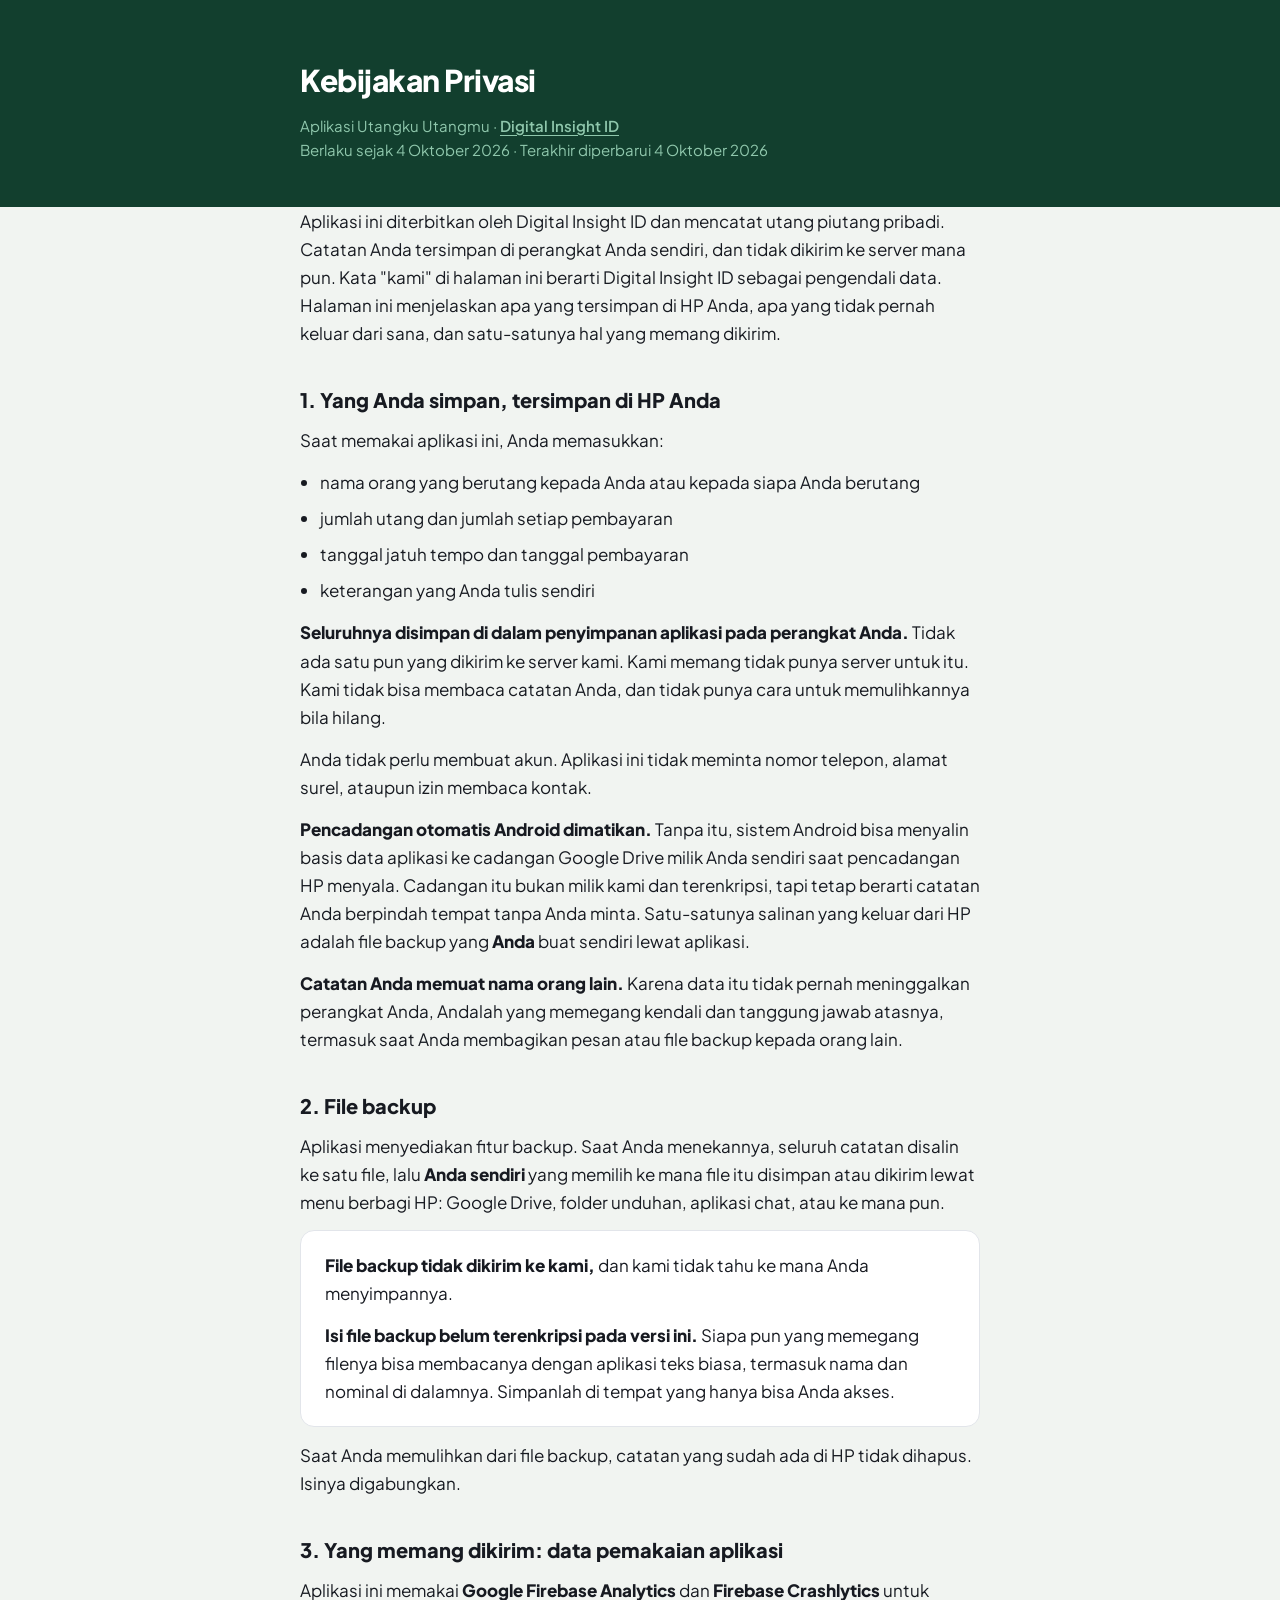
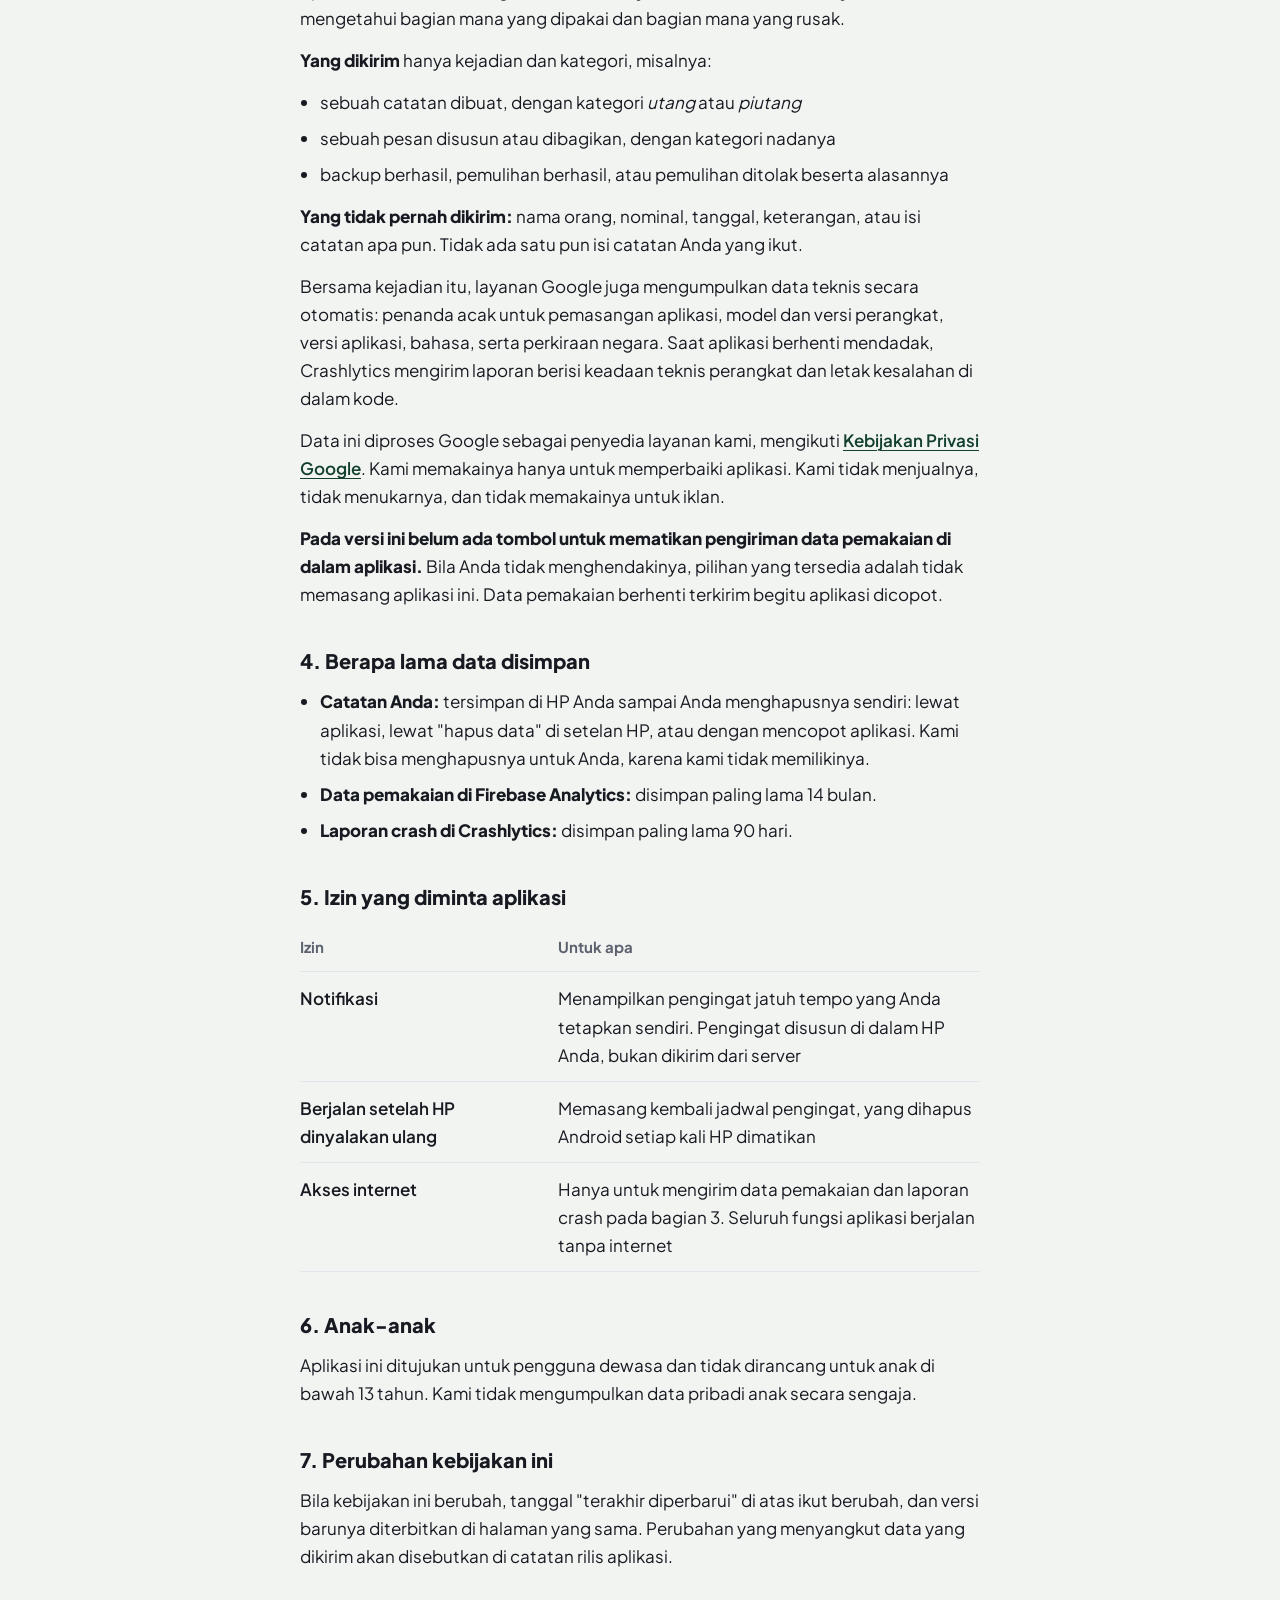
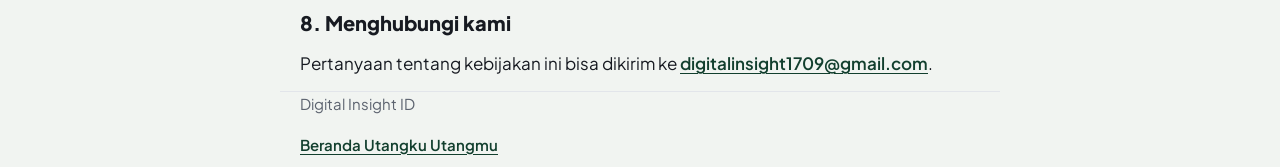
<file: kebijakan-privasi.html>
<!doctype html>
<html lang="id">
<head>
<meta charset="utf-8">
<meta name="viewport" content="width=device-width, initial-scale=1">
<title>Kebijakan Privasi · Utangku Utangmu</title>
<meta name="description" content="Kebijakan privasi aplikasi Utangku Utangmu: apa yang tersimpan di perangkat, apa yang tidak pernah keluar dari sana, dan satu-satunya hal yang memang dikirim.">
<link rel="canonical" href="https://utangkuutangmu.pages.dev/kebijakan-privasi">
<meta name="theme-color" content="#123F2E">
<link rel="icon" href="favicon.svg" type="image/svg+xml">
<link rel="icon" href="favicon-32.png" type="image/png" sizes="32x32">
<link rel="apple-touch-icon" href="apple-touch-icon.png">
<link rel="preload" href="huruf/plus-jakarta-sans-latin-400-normal.woff2" as="font" type="font/woff2" crossorigin>
<link rel="stylesheet" href="gaya.css">
<style>
  /* Token warna dan huruf datang dari gaya.css (termasuk mode gelap). */
  body {
    margin: 0;
    background: var(--kertas);
    color: var(--tinta);
    font-family: "Plus Jakarta Sans", system-ui, -apple-system, sans-serif;
    font-size: 17px;
    line-height: 1.65;
  }
  .bungkus { max-width: 720px; margin: 0 auto; padding: 0 20px; }
  header { background: var(--hutan); color: #fff; padding: 56px 0 44px; }
  header h1 { margin: 0 0 8px; font-size: 30px; font-weight: 800; letter-spacing: -0.5px; }
  header p { margin: 0; color: var(--hutan-terang); font-size: 15px; }
  header a { color: var(--hutan-terang); }
  main { padding: 40px 0 56px; }
  h2 { font-size: 20px; font-weight: 800; margin: 36px 0 10px; }
  p { margin: 0 0 14px; }
  ul { padding-left: 20px; margin: 0 0 14px; }
  li { margin-bottom: 8px; }
  strong { font-weight: 800; }
  a { color: var(--tautan); font-weight: 600; }
  .kotak {
    background: var(--permukaan);
    border: 1px solid var(--garis);
    border-radius: 14px;
    padding: 20px 24px;
    margin: 0 0 14px;
  }
  .kotak p:last-child { margin-bottom: 0; }
  table { width: 100%; border-collapse: collapse; margin: 0 0 14px; }
  th, td { text-align: left; vertical-align: top; padding: 12px 0; border-bottom: 1px solid var(--garis); }
  th { font-size: 15px; font-weight: 700; color: var(--redup); }
  td:first-child { width: 38%; padding-right: 16px; font-weight: 600; }
  footer { border-top: 1px solid var(--garis); padding: 28px 0 56px; color: var(--redup); font-size: 15px; }
  footer p { margin: 0 0 6px; }
  @media (max-width: 480px) {
    header { padding: 40px 0 32px; }
    header h1 { font-size: 24px; }
    td:first-child { width: 42%; }
  }
</style>
</head>
<body>

<header class="bungkus-luar">
  <div class="bungkus">
    <h1>Kebijakan Privasi</h1>
    <p>Aplikasi Utangku Utangmu · <a href="./">Digital Insight ID</a></p>
    <p>Berlaku sejak 4 Oktober 2026 · Terakhir diperbarui 4 Oktober 2026</p>
  </div>
</header>

<main class="bungkus">

<p>Aplikasi ini diterbitkan oleh Digital Insight ID dan mencatat utang piutang pribadi. Catatan Anda tersimpan di perangkat Anda sendiri, dan tidak dikirim ke server mana pun. Kata "kami" di halaman ini berarti Digital Insight ID sebagai pengendali data. Halaman ini menjelaskan apa yang tersimpan di HP Anda, apa yang tidak pernah keluar dari sana, dan satu-satunya hal yang memang dikirim.</p>

<h2>1. Yang Anda simpan, tersimpan di HP Anda</h2>

<p>Saat memakai aplikasi ini, Anda memasukkan:</p>
<ul>
  <li>nama orang yang berutang kepada Anda atau kepada siapa Anda berutang</li>
  <li>jumlah utang dan jumlah setiap pembayaran</li>
  <li>tanggal jatuh tempo dan tanggal pembayaran</li>
  <li>keterangan yang Anda tulis sendiri</li>
</ul>

<p><strong>Seluruhnya disimpan di dalam penyimpanan aplikasi pada perangkat Anda.</strong> Tidak ada satu pun yang dikirim ke server kami. Kami memang tidak punya server untuk itu. Kami tidak bisa membaca catatan Anda, dan tidak punya cara untuk memulihkannya bila hilang.</p>

<p>Anda tidak perlu membuat akun. Aplikasi ini tidak meminta nomor telepon, alamat surel, ataupun izin membaca kontak.</p>

<p><strong>Pencadangan otomatis Android dimatikan.</strong> Tanpa itu, sistem Android bisa menyalin basis data aplikasi ke cadangan Google Drive milik Anda sendiri saat pencadangan HP menyala. Cadangan itu bukan milik kami dan terenkripsi, tapi tetap berarti catatan Anda berpindah tempat tanpa Anda minta. Satu-satunya salinan yang keluar dari HP adalah file backup yang <strong>Anda</strong> buat sendiri lewat aplikasi.</p>

<p><strong>Catatan Anda memuat nama orang lain.</strong> Karena data itu tidak pernah meninggalkan perangkat Anda, Andalah yang memegang kendali dan tanggung jawab atasnya, termasuk saat Anda membagikan pesan atau file backup kepada orang lain.</p>

<h2>2. File backup</h2>

<p>Aplikasi menyediakan fitur backup. Saat Anda menekannya, seluruh catatan disalin ke satu file, lalu <strong>Anda sendiri</strong> yang memilih ke mana file itu disimpan atau dikirim lewat menu berbagi HP: Google Drive, folder unduhan, aplikasi chat, atau ke mana pun.</p>

<div class="kotak">
  <p><strong>File backup tidak dikirim ke kami,</strong> dan kami tidak tahu ke mana Anda menyimpannya.</p>
  <p><strong>Isi file backup belum terenkripsi pada versi ini.</strong> Siapa pun yang memegang filenya bisa membacanya dengan aplikasi teks biasa, termasuk nama dan nominal di dalamnya. Simpanlah di tempat yang hanya bisa Anda akses.</p>
</div>

<p>Saat Anda memulihkan dari file backup, catatan yang sudah ada di HP tidak dihapus. Isinya digabungkan.</p>

<h2>3. Yang memang dikirim: data pemakaian aplikasi</h2>

<p>Aplikasi ini memakai <strong>Google Firebase Analytics</strong> dan <strong>Firebase Crashlytics</strong> untuk mengetahui bagian mana yang dipakai dan bagian mana yang rusak.</p>

<p><strong>Yang dikirim</strong> hanya kejadian dan kategori, misalnya:</p>
<ul>
  <li>sebuah catatan dibuat, dengan kategori <em>utang</em> atau <em>piutang</em></li>
  <li>sebuah pesan disusun atau dibagikan, dengan kategori nadanya</li>
  <li>backup berhasil, pemulihan berhasil, atau pemulihan ditolak beserta alasannya</li>
</ul>

<p><strong>Yang tidak pernah dikirim:</strong> nama orang, nominal, tanggal, keterangan, atau isi catatan apa pun. Tidak ada satu pun isi catatan Anda yang ikut.</p>

<p>Bersama kejadian itu, layanan Google juga mengumpulkan data teknis secara otomatis: penanda acak untuk pemasangan aplikasi, model dan versi perangkat, versi aplikasi, bahasa, serta perkiraan negara. Saat aplikasi berhenti mendadak, Crashlytics mengirim laporan berisi keadaan teknis perangkat dan letak kesalahan di dalam kode.</p>

<p>Data ini diproses Google sebagai penyedia layanan kami, mengikuti <a href="https://policies.google.com/privacy">Kebijakan Privasi Google</a>. Kami memakainya hanya untuk memperbaiki aplikasi. Kami tidak menjualnya, tidak menukarnya, dan tidak memakainya untuk iklan.</p>

<p><strong>Pada versi ini belum ada tombol untuk mematikan pengiriman data pemakaian di dalam aplikasi.</strong> Bila Anda tidak menghendakinya, pilihan yang tersedia adalah tidak memasang aplikasi ini. Data pemakaian berhenti terkirim begitu aplikasi dicopot.</p>

<h2>4. Berapa lama data disimpan</h2>

<ul>
  <li><strong>Catatan Anda:</strong> tersimpan di HP Anda sampai Anda menghapusnya sendiri: lewat aplikasi, lewat "hapus data" di setelan HP, atau dengan mencopot aplikasi. Kami tidak bisa menghapusnya untuk Anda, karena kami tidak memilikinya.</li>
  <li><strong>Data pemakaian di Firebase Analytics:</strong> disimpan paling lama 14 bulan.</li>
  <li><strong>Laporan crash di Crashlytics:</strong> disimpan paling lama 90 hari.</li>
</ul>

<h2>5. Izin yang diminta aplikasi</h2>

<table>
  <tr><th>Izin</th><th>Untuk apa</th></tr>
  <tr>
    <td>Notifikasi</td>
    <td>Menampilkan pengingat jatuh tempo yang Anda tetapkan sendiri. Pengingat disusun di dalam HP Anda, bukan dikirim dari server</td>
  </tr>
  <tr>
    <td>Berjalan setelah HP dinyalakan ulang</td>
    <td>Memasang kembali jadwal pengingat, yang dihapus Android setiap kali HP dimatikan</td>
  </tr>
  <tr>
    <td>Akses internet</td>
    <td>Hanya untuk mengirim data pemakaian dan laporan crash pada bagian 3. Seluruh fungsi aplikasi berjalan tanpa internet</td>
  </tr>
</table>

<h2>6. Anak-anak</h2>

<p>Aplikasi ini ditujukan untuk pengguna dewasa dan tidak dirancang untuk anak di bawah 13 tahun. Kami tidak mengumpulkan data pribadi anak secara sengaja.</p>

<h2>7. Perubahan kebijakan ini</h2>

<p>Bila kebijakan ini berubah, tanggal "terakhir diperbarui" di atas ikut berubah, dan versi barunya diterbitkan di halaman yang sama. Perubahan yang menyangkut data yang dikirim akan disebutkan di catatan rilis aplikasi.</p>

<h2>8. Menghubungi kami</h2>

<p>Pertanyaan tentang kebijakan ini bisa dikirim ke <a href="mailto:digitalinsight1709@gmail.com">digitalinsight1709@gmail.com</a>.</p>

</main>

<footer class="bungkus">
  <p>Digital Insight ID</p>
  <nav aria-label="Tautan situs"><a class="tautan-blok" href="./">Beranda Utangku Utangmu</a></nav>
</footer>

</body>
</html>
</file>
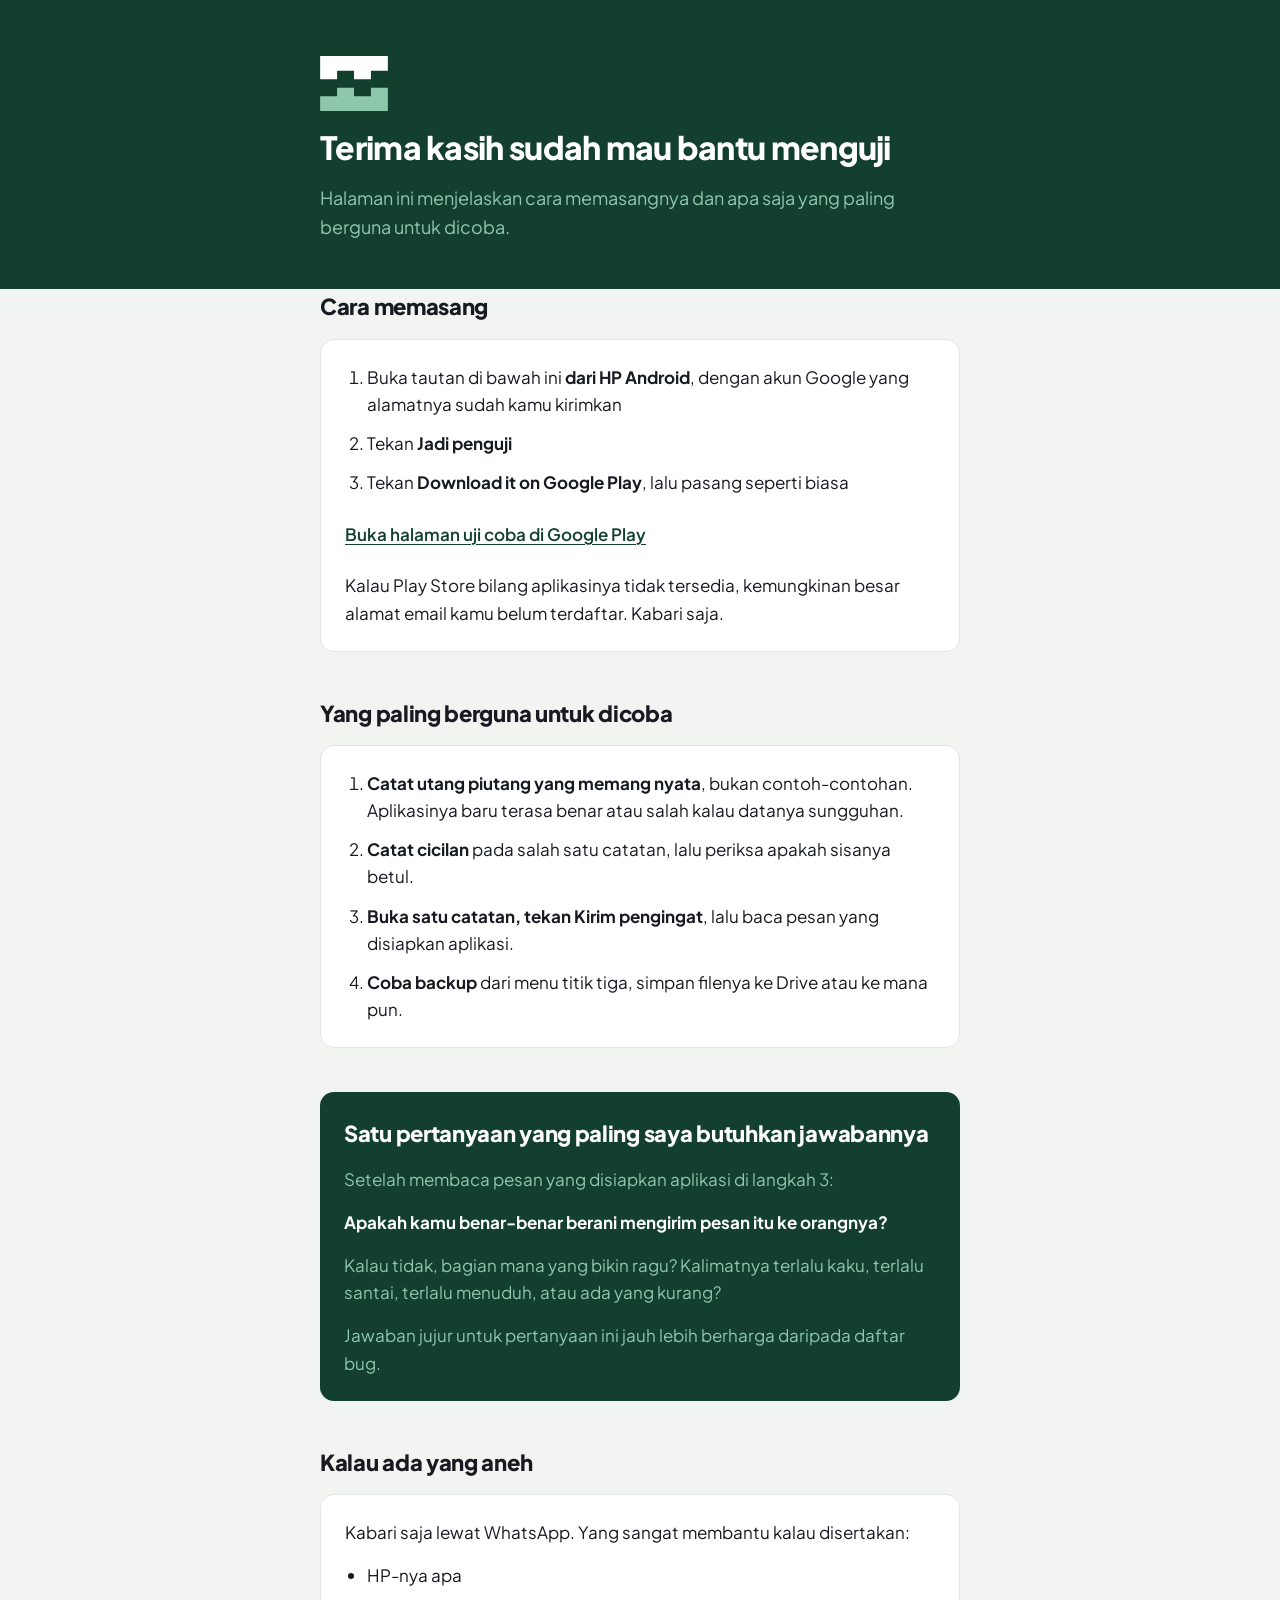
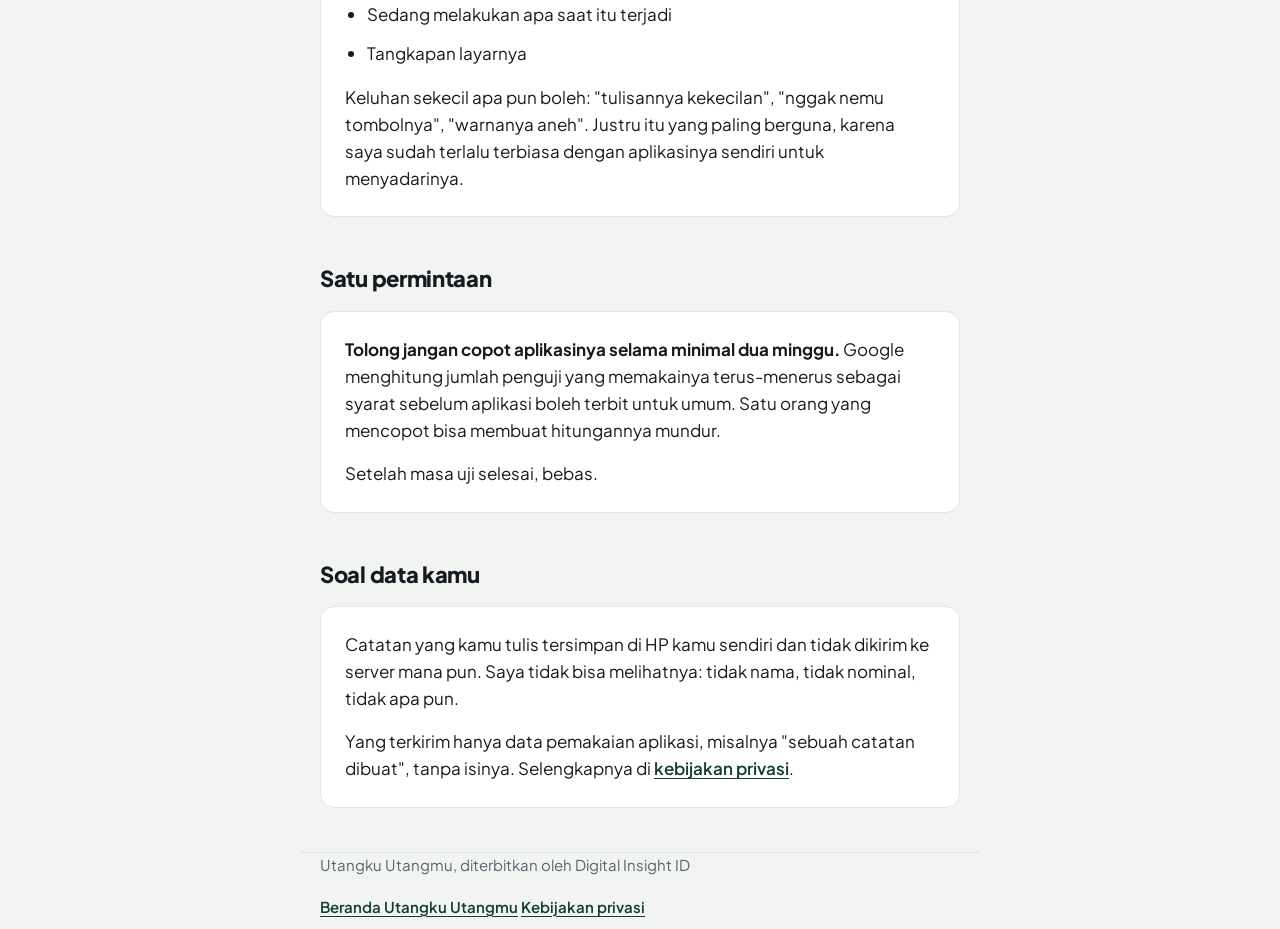
<file: penguji.html>
<!doctype html>
<html lang="id">
<head>
<meta charset="utf-8">
<meta name="viewport" content="width=device-width, initial-scale=1">
<title>Panduan Penguji · Utangku Utangmu</title>
<meta name="description" content="Cara memasang Utangku Utangmu versi uji tertutup, apa yang perlu dicoba, dan cara melaporkan masalah.">
<meta name="robots" content="noindex">
<meta name="theme-color" content="#123F2E">
<link rel="icon" href="favicon.svg" type="image/svg+xml">
<link rel="icon" href="favicon-32.png" type="image/png" sizes="32x32">
<link rel="apple-touch-icon" href="apple-touch-icon.png">
<link rel="preload" href="huruf/plus-jakarta-sans-latin-400-normal.woff2" as="font" type="font/woff2" crossorigin>
<link rel="stylesheet" href="gaya.css">
<style>
  /* Token warna dan huruf datang dari gaya.css (termasuk mode gelap). */
  body {
    margin: 0;
    background: var(--kertas);
    color: var(--tinta);
    font-family: "Plus Jakarta Sans", system-ui, -apple-system, sans-serif;
    font-size: 17px;
    line-height: 1.6;
    -webkit-font-smoothing: antialiased;
  }
  .bungkus { max-width: 680px; margin: 0 auto; padding: 0 20px; }

  header { background: var(--hutan); color: #fff; padding: 56px 0 48px; }
  header .bungkus { display: flex; flex-direction: column; align-items: flex-start; gap: 18px; }
  header h1 { margin: 0; font-size: 32px; font-weight: 800; letter-spacing: -0.7px; line-height: 1.15; }
  header p { margin: 0; color: var(--hutan-terang); font-size: 18px; }

  main { padding: 48px 0 32px; }
  section { margin-bottom: 44px; }
  h2 { font-size: 22px; font-weight: 800; letter-spacing: -0.3px; margin: 0 0 14px; }
  p { margin: 0 0 16px; }

  ol, ul { margin: 0 0 16px; padding-left: 22px; }
  li { margin-bottom: 12px; }

  .kartu { background: var(--permukaan); border: 1px solid var(--garis); border-radius: 14px; padding: 24px; }
  .kartu :last-child { margin-bottom: 0; }

  .tanya { background: var(--hutan); color: #fff; border: none; }
  .tanya h2 { color: #fff; }
  .tanya p { color: var(--hutan-terang); }
  .tanya strong { color: #fff; }

  a { color: var(--tautan); font-weight: 600; }
  footer { border-top: 1px solid var(--garis); padding: 28px 0 56px; color: var(--redup); font-size: 15px; }
  footer p { margin: 0 0 8px; }

  @media (max-width: 520px) {
    header { padding: 44px 0 36px; }
    header h1 { font-size: 27px; }
  }
</style>
</head>
<body>

<header>
  <div class="bungkus">
    <svg width="68" height="55" viewBox="18 24 64 52" role="img" aria-label="Logo Utangku Utangmu">
      <path fill="#FFFFFF" d="M18 24 H82 V38 H66 V46 H50 V38 H34 V46 H18 Z"/>
      <path fill="#8FC7AC" d="M18 62 H34 V54 H50 V62 H66 V54 H82 V76 H18 Z"/>
    </svg>
    <h1>Terima kasih sudah mau bantu menguji</h1>
    <p>Halaman ini menjelaskan cara memasangnya dan apa saja yang paling berguna untuk dicoba.</p>
  </div>
</header>

<main class="bungkus">

  <section>
    <h2>Cara memasang</h2>
    <div class="kartu">
      <ol>
        <li>Buka tautan di bawah ini <strong>dari HP Android</strong>, dengan akun Google yang alamatnya sudah kamu kirimkan</li>
        <li>Tekan <strong>Jadi penguji</strong></li>
        <li>Tekan <strong>Download it on Google Play</strong>, lalu pasang seperti biasa</li>
      </ol>
      <p><a class="tautan-blok" href="https://play.google.com/apps/testing/id.utangkumu.app">Buka halaman uji coba di Google Play</a></p>
      <p>Kalau Play Store bilang aplikasinya tidak tersedia, kemungkinan besar alamat email kamu belum terdaftar. Kabari saja.</p>
    </div>
  </section>

  <section>
    <h2>Yang paling berguna untuk dicoba</h2>
    <div class="kartu">
      <ol>
        <li><strong>Catat utang piutang yang memang nyata</strong>, bukan contoh-contohan. Aplikasinya baru terasa benar atau salah kalau datanya sungguhan.</li>
        <li><strong>Catat cicilan</strong> pada salah satu catatan, lalu periksa apakah sisanya betul.</li>
        <li><strong>Buka satu catatan, tekan Kirim pengingat</strong>, lalu baca pesan yang disiapkan aplikasi.</li>
        <li><strong>Coba backup</strong> dari menu titik tiga, simpan filenya ke Drive atau ke mana pun.</li>
      </ol>
    </div>
  </section>

  <section>
    <div class="kartu tanya">
      <h2>Satu pertanyaan yang paling saya butuhkan jawabannya</h2>
      <p>Setelah membaca pesan yang disiapkan aplikasi di langkah 3:</p>
      <p><strong>Apakah kamu benar-benar berani mengirim pesan itu ke orangnya?</strong></p>
      <p>Kalau tidak, bagian mana yang bikin ragu? Kalimatnya terlalu kaku, terlalu santai, terlalu menuduh, atau ada yang kurang?</p>
      <p>Jawaban jujur untuk pertanyaan ini jauh lebih berharga daripada daftar bug.</p>
    </div>
  </section>

  <section>
    <h2>Kalau ada yang aneh</h2>
    <div class="kartu">
      <p>Kabari saja lewat WhatsApp. Yang sangat membantu kalau disertakan:</p>
      <ul>
        <li>HP-nya apa</li>
        <li>Sedang melakukan apa saat itu terjadi</li>
        <li>Tangkapan layarnya</li>
      </ul>
      <p>Keluhan sekecil apa pun boleh: "tulisannya kekecilan", "nggak nemu tombolnya", "warnanya aneh". Justru itu yang paling berguna, karena saya sudah terlalu terbiasa dengan aplikasinya sendiri untuk menyadarinya.</p>
    </div>
  </section>

  <section>
    <h2>Satu permintaan</h2>
    <div class="kartu">
      <p><strong>Tolong jangan copot aplikasinya selama minimal dua minggu.</strong> Google menghitung jumlah penguji yang memakainya terus-menerus sebagai syarat sebelum aplikasi boleh terbit untuk umum. Satu orang yang mencopot bisa membuat hitungannya mundur.</p>
      <p>Setelah masa uji selesai, bebas.</p>
    </div>
  </section>

  <section>
    <h2>Soal data kamu</h2>
    <div class="kartu">
      <p>Catatan yang kamu tulis tersimpan di HP kamu sendiri dan tidak dikirim ke server mana pun. Saya tidak bisa melihatnya: tidak nama, tidak nominal, tidak apa pun.</p>
      <p>Yang terkirim hanya data pemakaian aplikasi, misalnya "sebuah catatan dibuat", tanpa isinya. Selengkapnya di <a href="kebijakan-privasi">kebijakan privasi</a>.</p>
    </div>
  </section>

</main>

<footer class="bungkus">
  <p>Utangku Utangmu, diterbitkan oleh Digital Insight ID</p>
  <nav aria-label="Tautan situs">
    <a class="tautan-blok" href="./">Beranda Utangku Utangmu</a>
    <a class="tautan-blok" href="kebijakan-privasi">Kebijakan privasi</a>
  </nav>
</footer>

</body>
</html>
</file>
<file: gaya.css>
/* Dasar bersama untuk semua halaman situs: huruf, token warna, reset.
   Gaya khusus landing page ada di <style> index.html. Alasannya di DESIGN.md. */

@font-face { font-family: "Plus Jakarta Sans"; font-weight: 400; font-style: normal; font-display: swap; src: url("huruf/plus-jakarta-sans-latin-400-normal.woff2") format("woff2"); }
@font-face { font-family: "Plus Jakarta Sans"; font-weight: 600; font-style: normal; font-display: swap; src: url("huruf/plus-jakarta-sans-latin-600-normal.woff2") format("woff2"); }
@font-face { font-family: "Plus Jakarta Sans"; font-weight: 700; font-style: normal; font-display: swap; src: url("huruf/plus-jakarta-sans-latin-700-normal.woff2") format("woff2"); }
@font-face { font-family: "Plus Jakarta Sans"; font-weight: 800; font-style: normal; font-display: swap; src: url("huruf/plus-jakarta-sans-latin-800-normal.woff2") format("woff2"); }
@font-face { font-family: "IBM Plex Mono"; font-weight: 400; font-style: normal; font-display: swap; src: url("huruf/ibm-plex-mono-latin-400-normal.woff2") format("woff2"); }
@font-face { font-family: "IBM Plex Mono"; font-weight: 600; font-style: normal; font-display: swap; src: url("huruf/ibm-plex-mono-latin-600-normal.woff2") format("woff2"); }

/* Situs selalu terang (DESIGN.md bagian 10). */
:root {
  color-scheme: light;

  --hutan: #123F2E;
  --hutan-gelap: #0B261C;
  --hutan-tengah: #1B5640;
  --hutan-terang: #8FC7AC;
  --hutan-halus: #E6EFEA;
  --hutan-sekunder: #7D958C;
  --hijau-gelembung: #D9EEE3;
  --di-atas-hutan-terang: #0B1A13;

  /* Warna arah: hanya panah dan nominal (DESIGN.md 3.2). */
  --lumut: #0E7A4C;
  --lumut-terang: #5DD69B;
  --bata: #C0402C;
  --bata-terang: #FA9077;

  --kertas: #F1F4F1;
  --permukaan: #FFFFFF;
  --tinta: #171A21;
  --redup: #5C636F;
  --garis: #E2E5EA;

  --tautan: var(--hutan);
  --cincin: var(--hutan);

  --huruf: "Plus Jakarta Sans", system-ui, -apple-system, "Segoe UI", sans-serif;
  --huruf-mono: "IBM Plex Mono", ui-monospace, Menlo, Consolas, monospace;
}

*, *::before, *::after { box-sizing: border-box; }

html { -webkit-text-size-adjust: 100%; text-size-adjust: 100%; }

body {
  margin: 0;
  background: var(--kertas);
  color: var(--tinta);
  font-family: var(--huruf);
  font-size: 17px;
  line-height: 1.6;
  -webkit-font-smoothing: antialiased;
}

img { display: block; max-width: 100%; height: auto; }

a { color: var(--tautan); text-decoration-thickness: 1px; text-underline-offset: 3px; }
a:hover { text-decoration-thickness: 2px; }
a, button, summary { cursor: pointer; }

/* Tautan yang berdiri sendiri di satu baris: sasaran ketuk minimal 44px. */
.tautan-blok { display: inline-flex; align-items: center; min-height: 44px; }

:focus-visible { outline: 3px solid var(--cincin); outline-offset: 3px; border-radius: 6px; }

@media (prefers-reduced-motion: reduce) {
  *, *::before, *::after { transition: none !important; animation: none !important; scroll-behavior: auto !important; }
}
</file>
